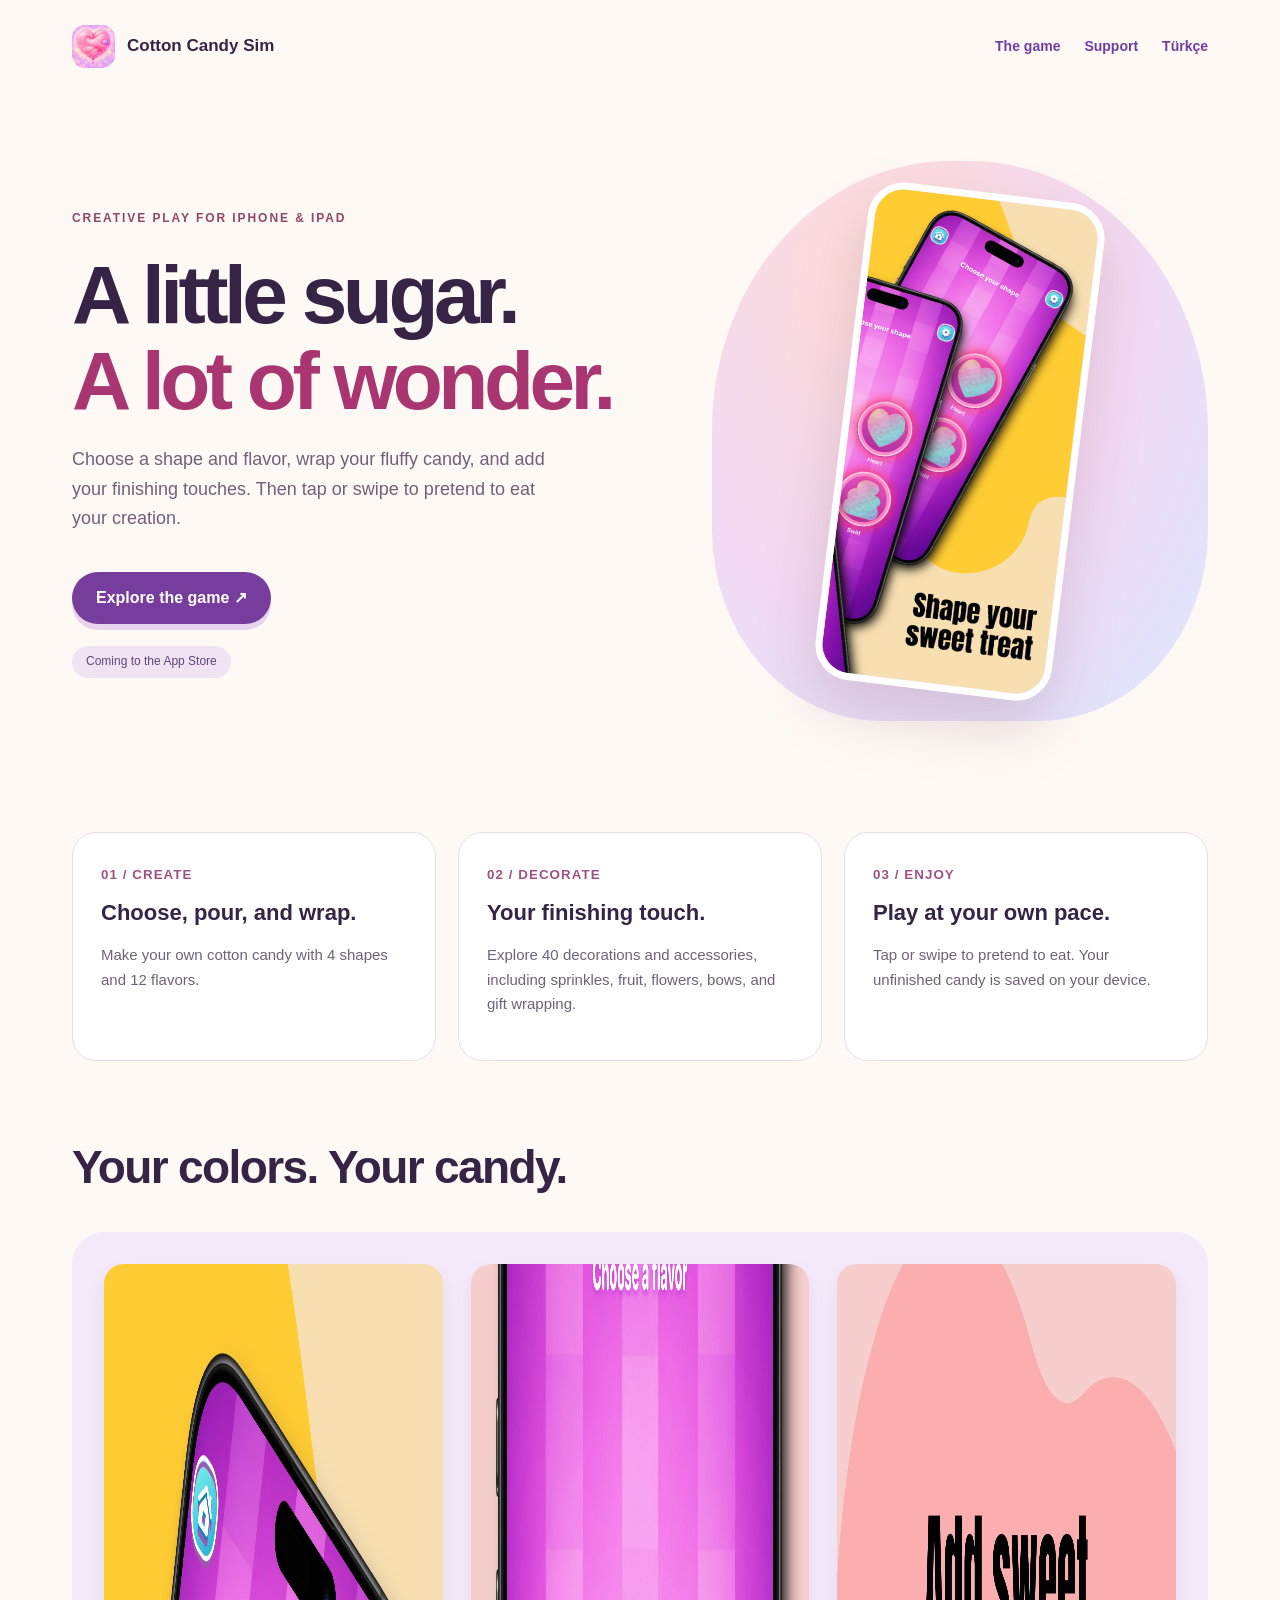
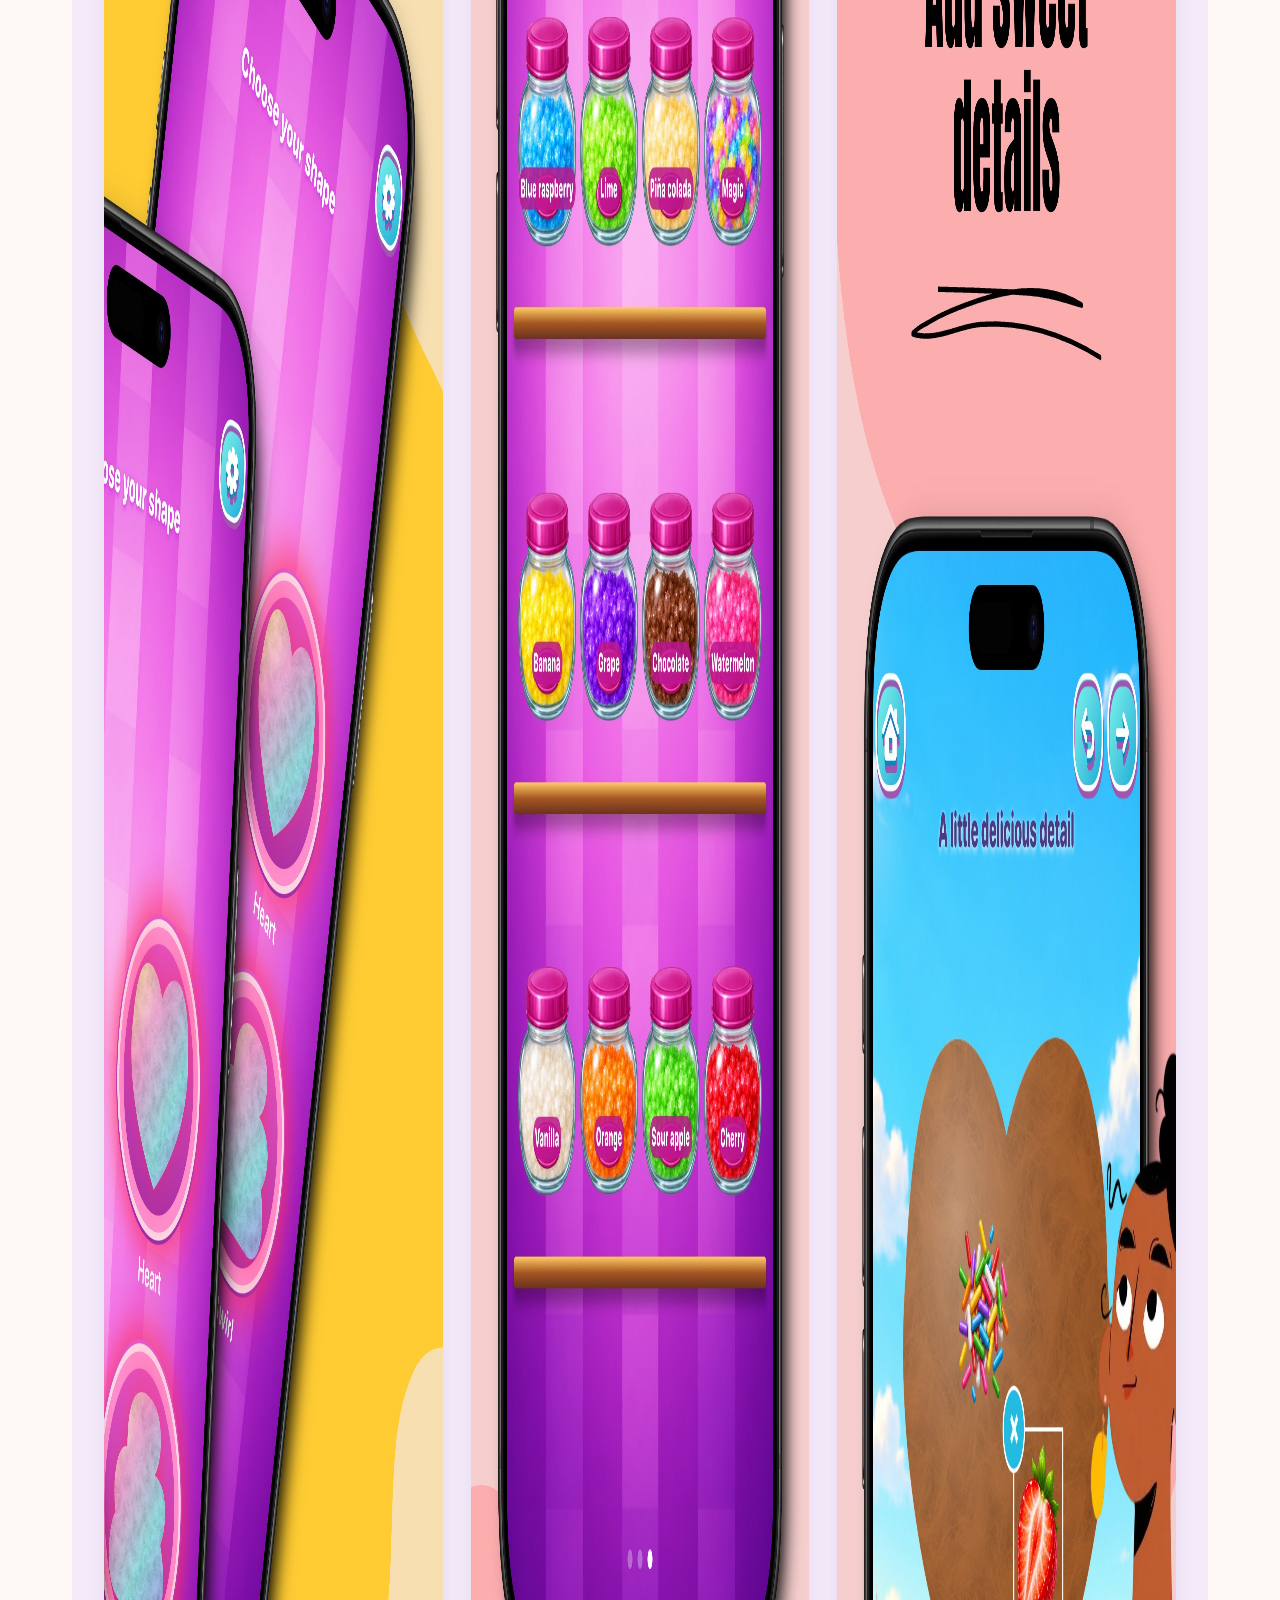
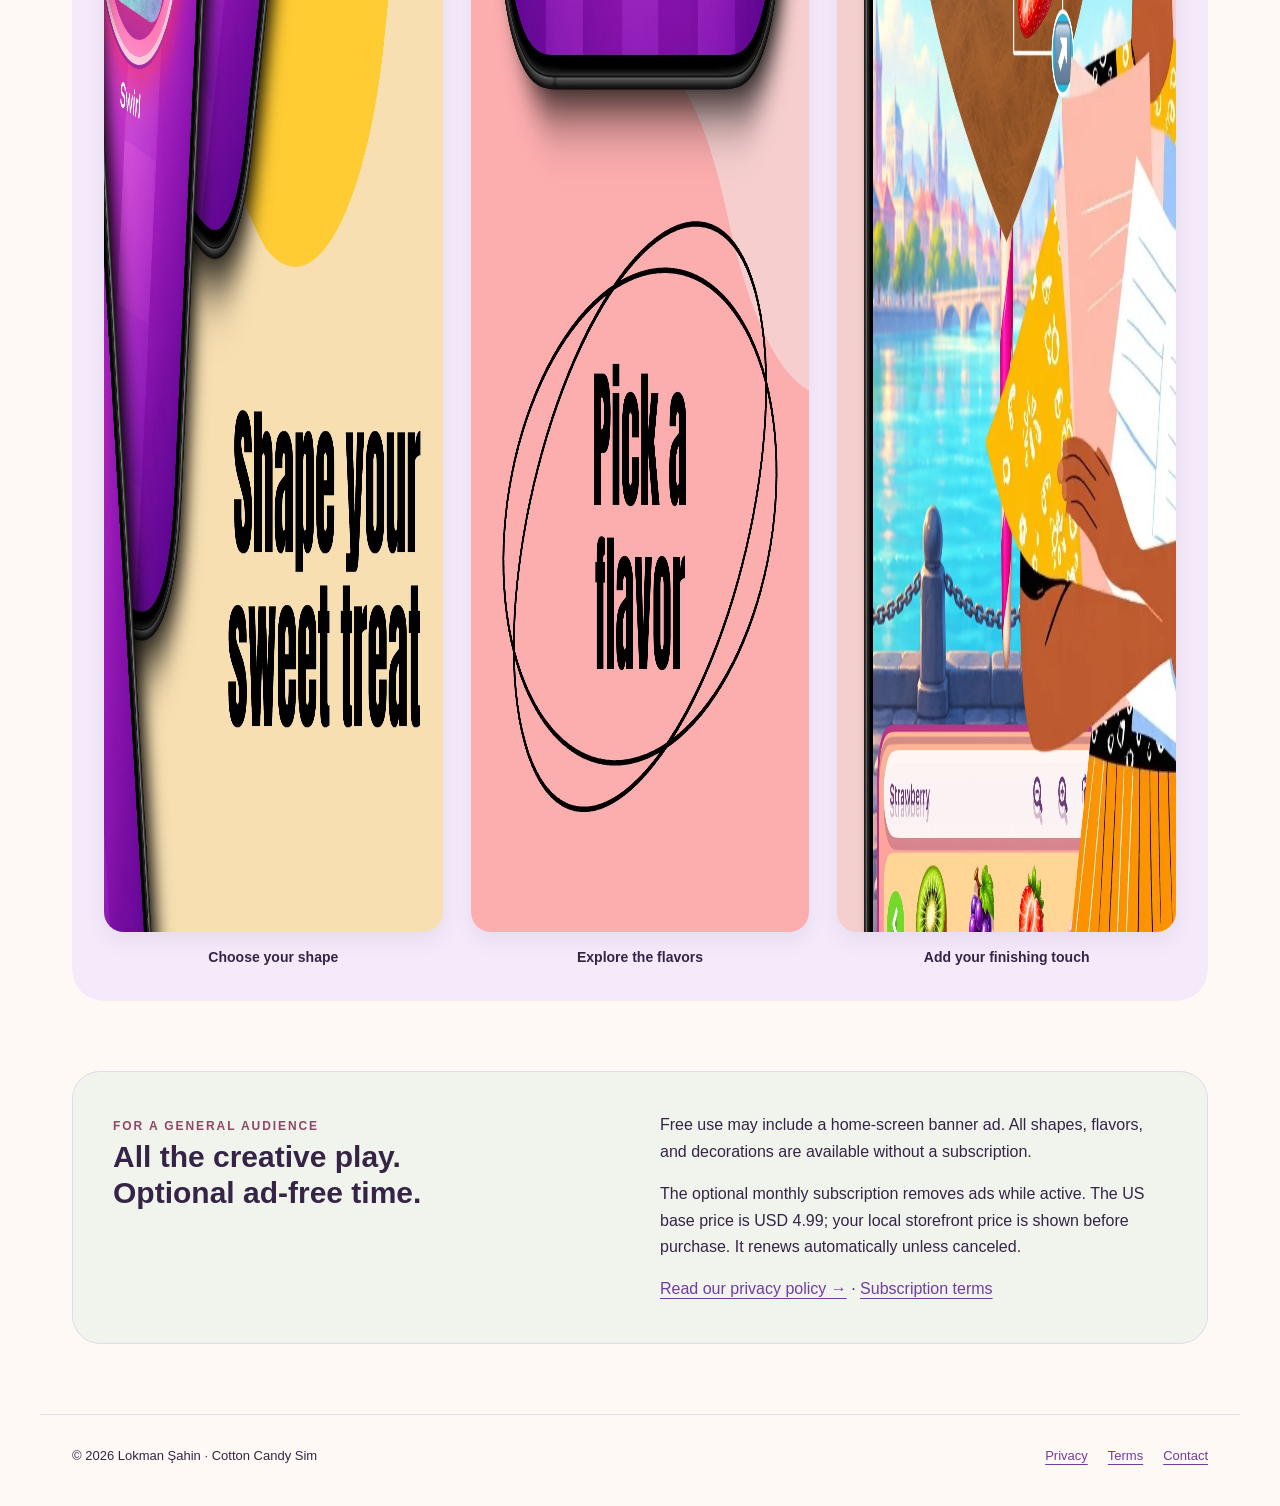
<file: index.html>
<!doctype html><html lang="en"><head><meta charset="utf-8"><meta name="viewport" content="width=device-width,initial-scale=1"><title>Create your own cotton candy · Cotton Candy Sim</title><meta name="description" content="Make and decorate your own cotton candy. A creative game for iPhone and iPad. Official game, support and privacy pages."><meta name="theme-color" content="#fff9f5"><meta property="og:title" content="Create your own cotton candy · Cotton Candy Sim"><meta property="og:image" content="https://sahinlokman.github.io/cotton-candy-sim-site/assets/icon.png"><link rel="icon" href="assets/icon.png"><link rel="stylesheet" href="style.css"><link rel="alternate" hreflang="tr" href="index-tr.html"><script defer src="https://stats.roomivo.online/script.js" data-website-id="65c51d96-9e81-4f76-bd74-75d3ae0fa563" data-domains="sahinlokman.github.io" data-exclude-search="true" data-exclude-hash="true" data-do-not-track="true"></script>
</head><body><header><a class="brand" href="index.html"><img src="assets/icon.png" alt="" width="43" height="43">Cotton Candy Sim</a><nav aria-label="Main navigation"><a href="index.html#play">The game</a><a href="support.html">Support</a><a href="index-tr.html">Türkçe</a></nav></header><main>
<section class="hero"><div><span class="eyebrow">Creative play for iPhone &amp; iPad</span><h1>A little sugar.<br><em>A lot of wonder.</em></h1><p class="lead">Choose a shape and flavor, wrap your fluffy candy, and add your finishing touches. Then tap or swipe to pretend to eat your creation.</p><a class="button" href="#play">Explore the game ↗</a><br><span class="tag">Coming to the App Store</span></div><div class="scene"><div class="phone"><img src="assets/current-shapes.jpg" alt="Cotton candy shapes in the game" width="1320" height="2868" fetchpriority="high"></div></div></section><section id="play" class="features"><article class="card"><small>01 / CREATE</small><h2>Choose, pour, and wrap.</h2><p>Make your own cotton candy with 4 shapes and 12 flavors.</p></article><article class="card"><small>02 / DECORATE</small><h2>Your finishing touch.</h2><p>Explore 40 decorations and accessories, including sprinkles, fruit, flowers, bows, and gift wrapping.</p></article><article class="card"><small>03 / ENJOY</small><h2>Play at your own pace.</h2><p>Tap or swipe to pretend to eat. Your unfinished candy is saved on your device.</p></article></section><section><h2 class="section-heading">Your colors. Your candy.</h2><div class="gallery"><figure><img src="assets/current-shapes.jpg" alt="Shape selection" width="1320" height="2868" loading="lazy"><figcaption>Choose your shape</figcaption></figure><figure><img src="assets/current-flavors.jpg" alt="Flavor selection" width="1320" height="2868" loading="lazy"><figcaption>Explore the flavors</figcaption></figure><figure><img src="assets/current-decorate.jpg" alt="Decoration options" width="1320" height="2868" loading="lazy"><figcaption>Add your finishing touch</figcaption></figure></div></section><section class="parents"><div><span class="eyebrow">For a general audience</span><h2>All the creative play.<br>Optional ad-free time.</h2></div><div><p>Free use may include a home-screen banner ad. All shapes, flavors, and decorations are available without a subscription.</p><p>The optional monthly subscription removes ads while active. The US base price is USD 4.99; your local storefront price is shown before purchase. It renews automatically unless canceled.</p><a href="privacy.html">Read our privacy policy →</a> · <a href="terms.html">Subscription terms</a></div></section>
</main><footer><span>© 2026 Lokman Şahin · Cotton Candy Sim</span><div><a href="privacy.html">Privacy</a><a href="terms.html">Terms</a><a href="support.html">Contact</a></div></footer></body></html>
</file>
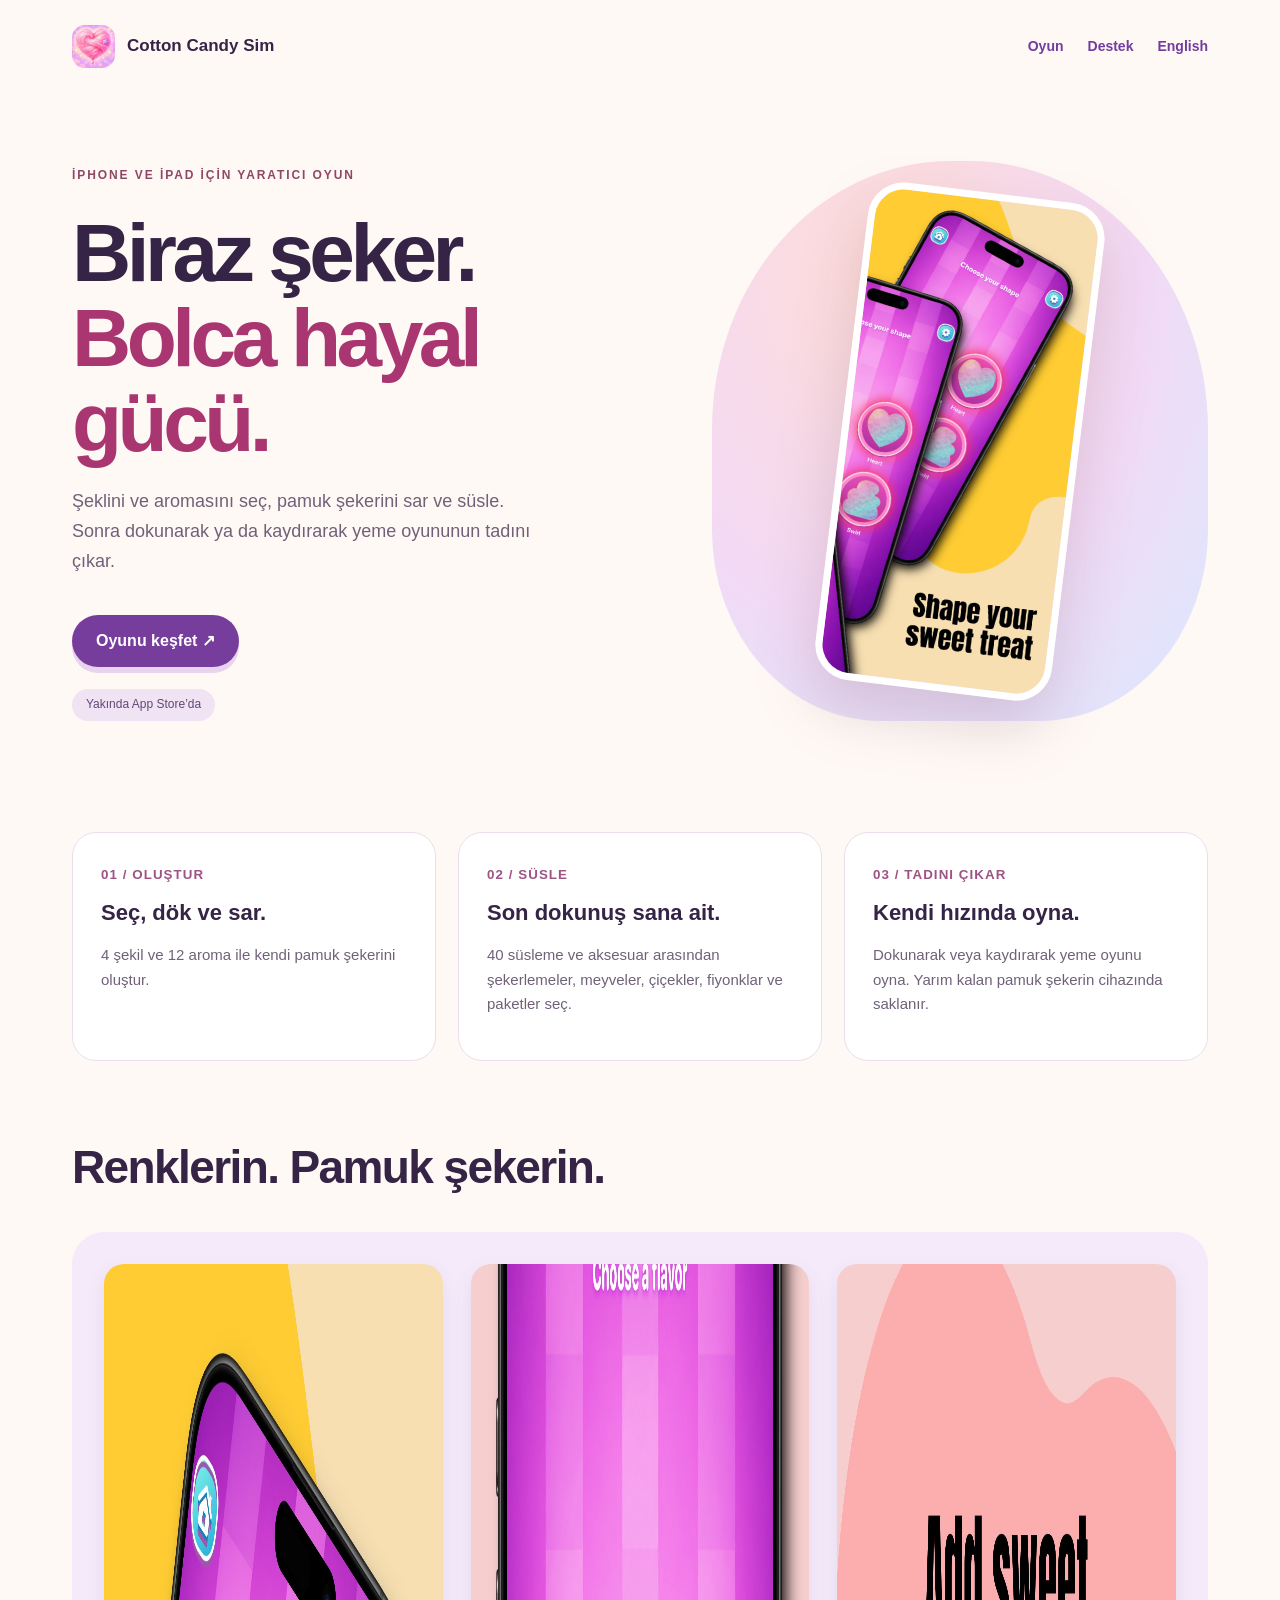
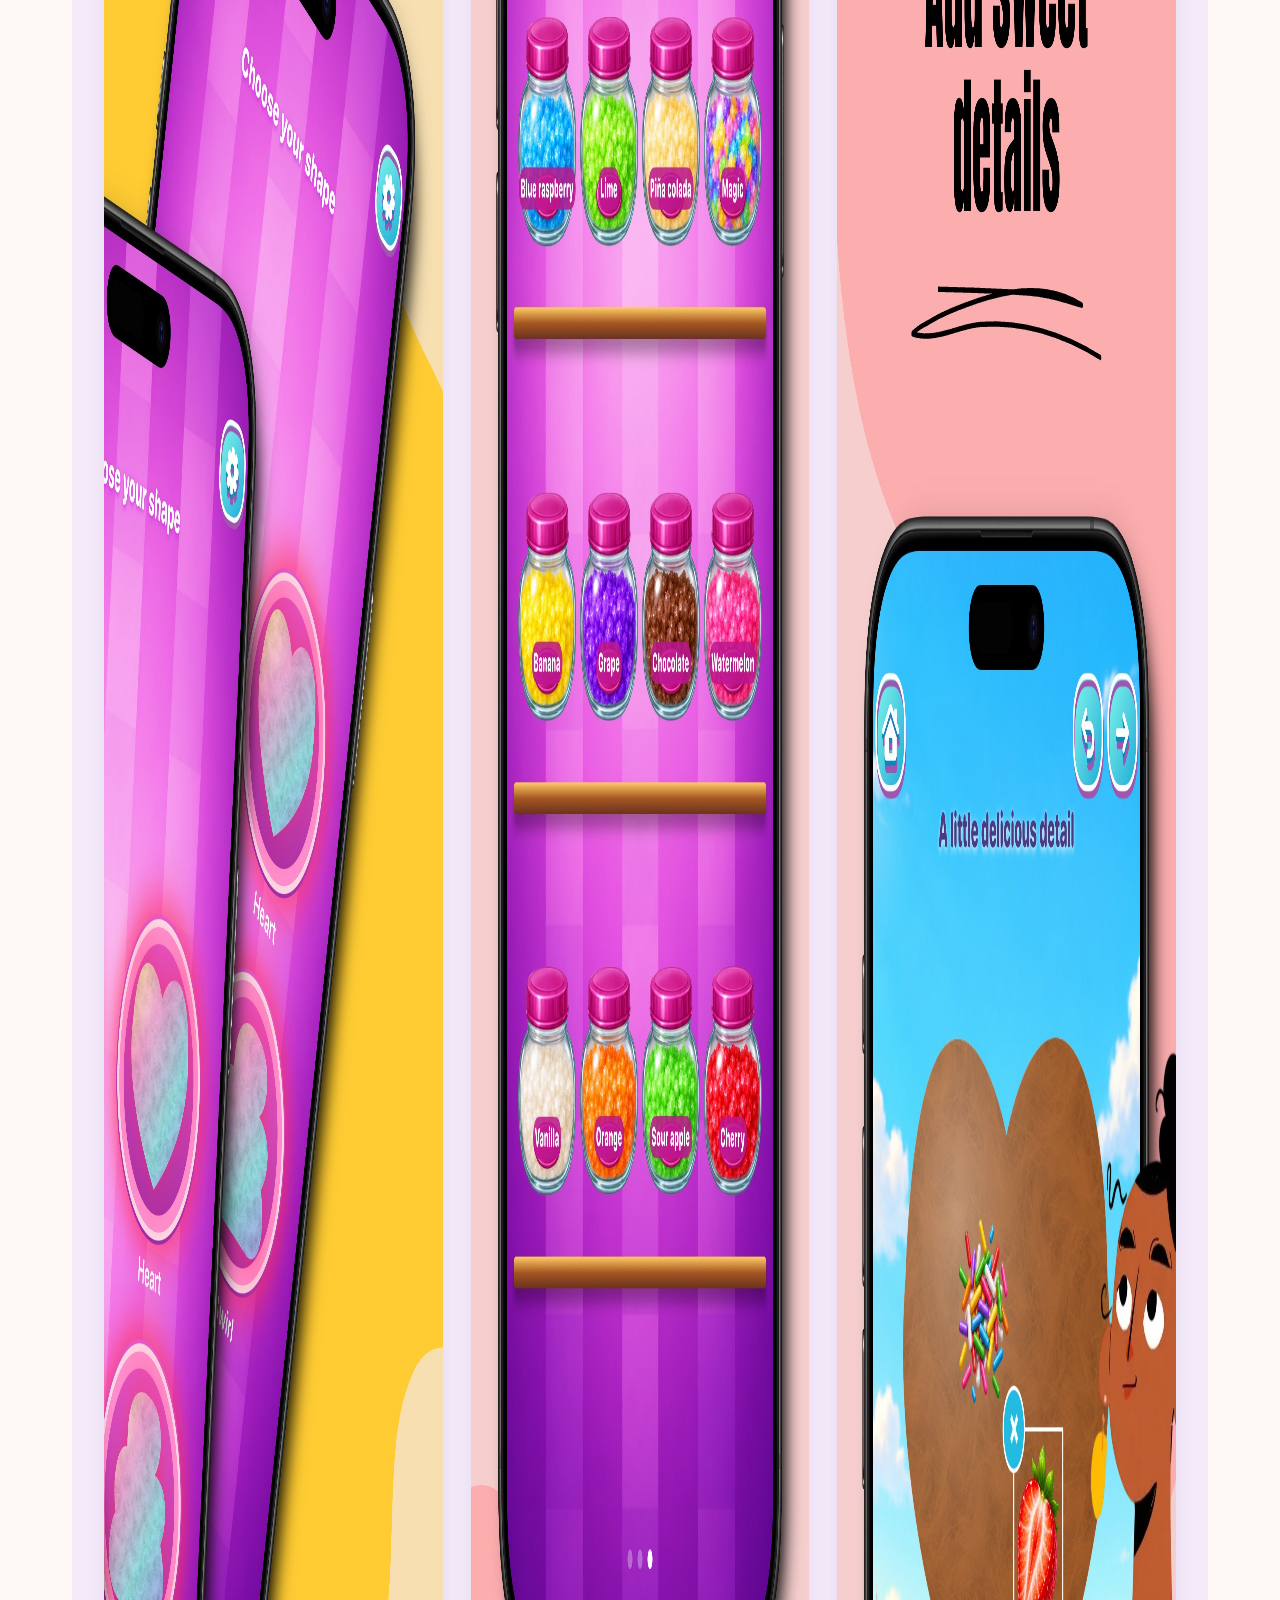
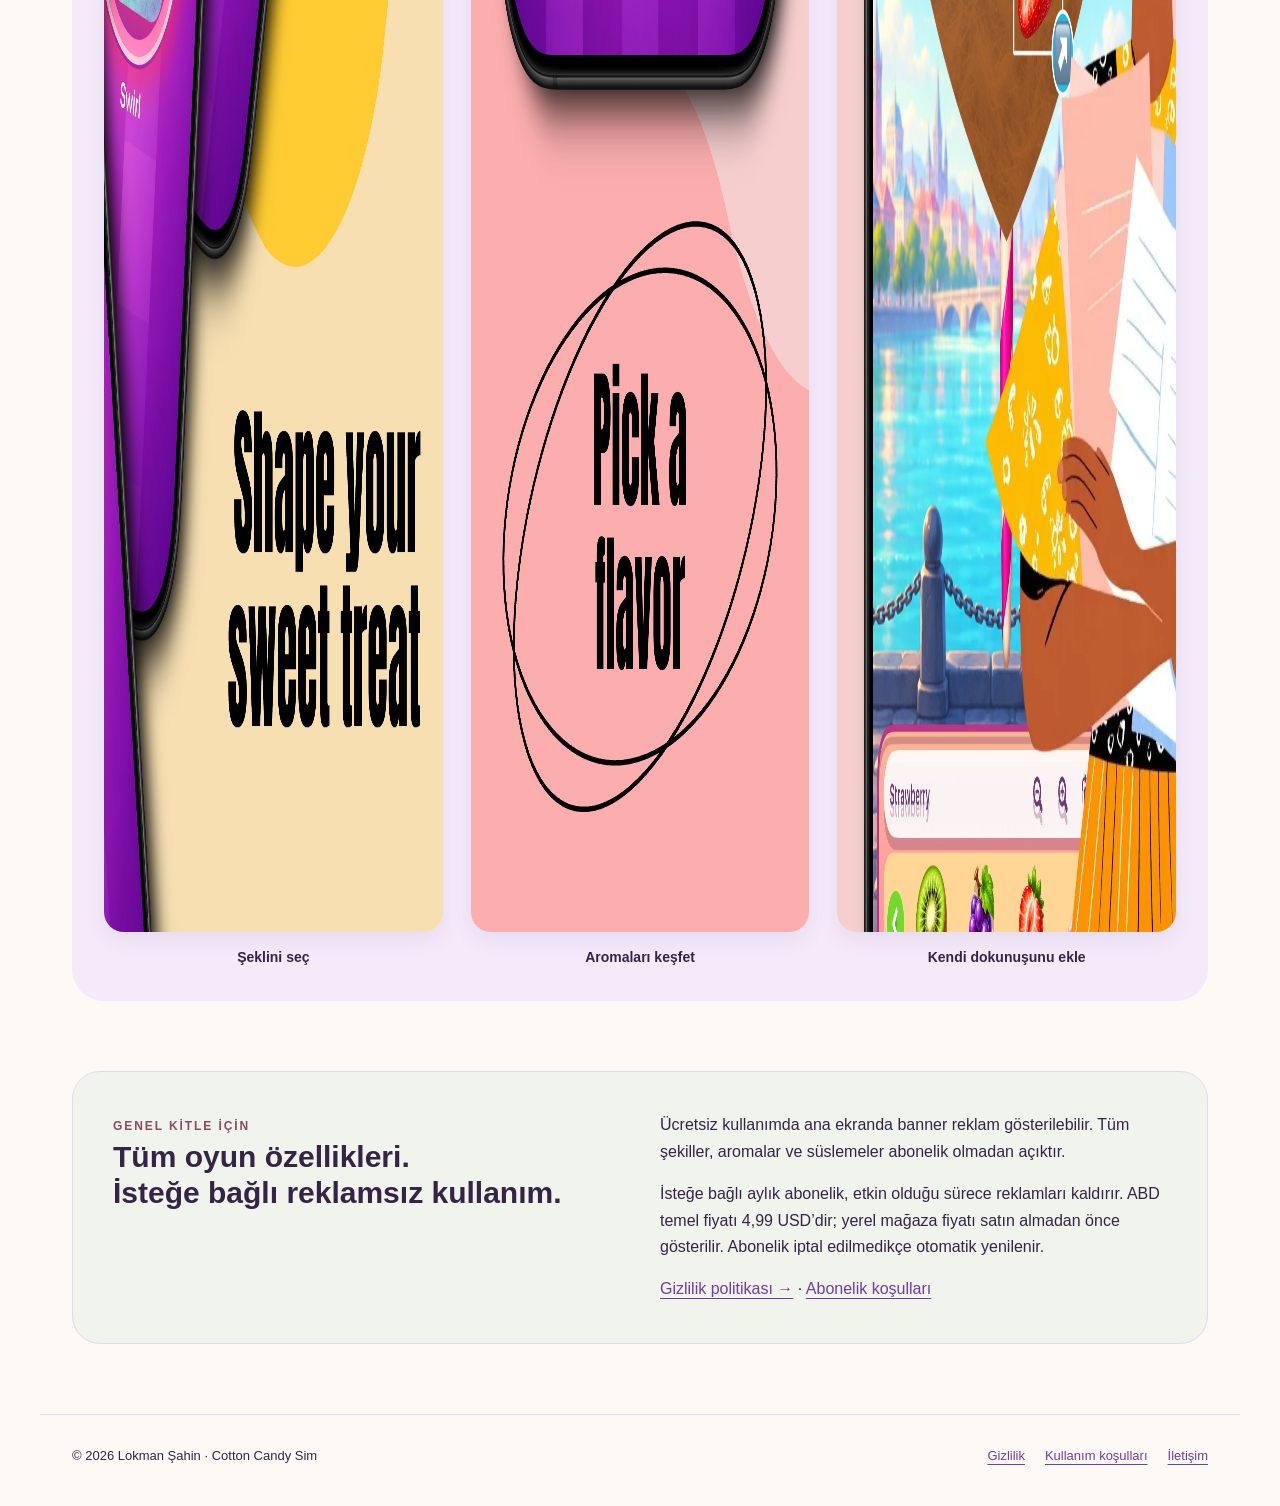
<file: index-tr.html>
<!doctype html><html lang="tr"><head><meta charset="utf-8"><meta name="viewport" content="width=device-width,initial-scale=1"><title>Kendi pamuk şekerini yap · Cotton Candy Sim</title><meta name="description" content="Pamuk şeker yap, süsle ve tadını çıkar. Cotton Candy Sim oyun, aylık reklamsız abonelik, destek ve gizlilik bilgileri."><meta name="theme-color" content="#fff9f5"><meta property="og:title" content="Kendi pamuk şekerini yap · Cotton Candy Sim"><meta property="og:image" content="https://sahinlokman.github.io/cotton-candy-sim-site/assets/icon.png"><link rel="icon" href="assets/icon.png"><link rel="stylesheet" href="style.css"><link rel="alternate" hreflang="en" href="index.html"><script defer src="https://stats.roomivo.online/script.js" data-website-id="65c51d96-9e81-4f76-bd74-75d3ae0fa563" data-domains="sahinlokman.github.io" data-exclude-search="true" data-exclude-hash="true" data-do-not-track="true"></script>
</head><body><header><a class="brand" href="index-tr.html"><img src="assets/icon.png" alt="" width="43" height="43">Cotton Candy Sim</a><nav aria-label="Ana menü"><a href="index-tr.html#play">Oyun</a><a href="support-tr.html">Destek</a><a href="index.html">English</a></nav></header><main>
<section class="hero"><div><span class="eyebrow">iPhone ve iPad için yaratıcı oyun</span><h1>Biraz şeker.<br><em>Bolca hayal gücü.</em></h1><p class="lead">Şeklini ve aromasını seç, pamuk şekerini sar ve süsle. Sonra dokunarak ya da kaydırarak yeme oyununun tadını çıkar.</p><a class="button" href="#play">Oyunu keşfet ↗</a><br><span class="tag">Yakında App Store’da</span></div><div class="scene"><div class="phone"><img src="assets/current-shapes.jpg" alt="Oyundaki pamuk şeker şekilleri" width="1320" height="2868" fetchpriority="high"></div></div></section><section id="play" class="features"><article class="card"><small>01 / OLUŞTUR</small><h2>Seç, dök ve sar.</h2><p>4 şekil ve 12 aroma ile kendi pamuk şekerini oluştur.</p></article><article class="card"><small>02 / SÜSLE</small><h2>Son dokunuş sana ait.</h2><p>40 süsleme ve aksesuar arasından şekerlemeler, meyveler, çiçekler, fiyonklar ve paketler seç.</p></article><article class="card"><small>03 / TADINI ÇIKAR</small><h2>Kendi hızında oyna.</h2><p>Dokunarak veya kaydırarak yeme oyunu oyna. Yarım kalan pamuk şekerin cihazında saklanır.</p></article></section><section><h2 class="section-heading">Renklerin. Pamuk şekerin.</h2><div class="gallery"><figure><img src="assets/current-shapes.jpg" alt="Şekil seçimi" width="1320" height="2868" loading="lazy"><figcaption>Şeklini seç</figcaption></figure><figure><img src="assets/current-flavors.jpg" alt="Aroma seçimi" width="1320" height="2868" loading="lazy"><figcaption>Aromaları keşfet</figcaption></figure><figure><img src="assets/current-decorate.jpg" alt="Süsleme seçenekleri" width="1320" height="2868" loading="lazy"><figcaption>Kendi dokunuşunu ekle</figcaption></figure></div></section><section class="parents"><div><span class="eyebrow">Genel kitle için</span><h2>Tüm oyun özellikleri.<br>İsteğe bağlı reklamsız kullanım.</h2></div><div><p>Ücretsiz kullanımda ana ekranda banner reklam gösterilebilir. Tüm şekiller, aromalar ve süslemeler abonelik olmadan açıktır.</p><p>İsteğe bağlı aylık abonelik, etkin olduğu sürece reklamları kaldırır. ABD temel fiyatı 4,99 USD’dir; yerel mağaza fiyatı satın almadan önce gösterilir. Abonelik iptal edilmedikçe otomatik yenilenir.</p><a href="privacy-tr.html">Gizlilik politikası →</a> · <a href="terms-tr.html">Abonelik koşulları</a></div></section>
</main><footer><span>© 2026 Lokman Şahin · Cotton Candy Sim</span><div><a href="privacy-tr.html">Gizlilik</a><a href="terms-tr.html">Kullanım koşulları</a><a href="support-tr.html">İletişim</a></div></footer></body></html>
</file>
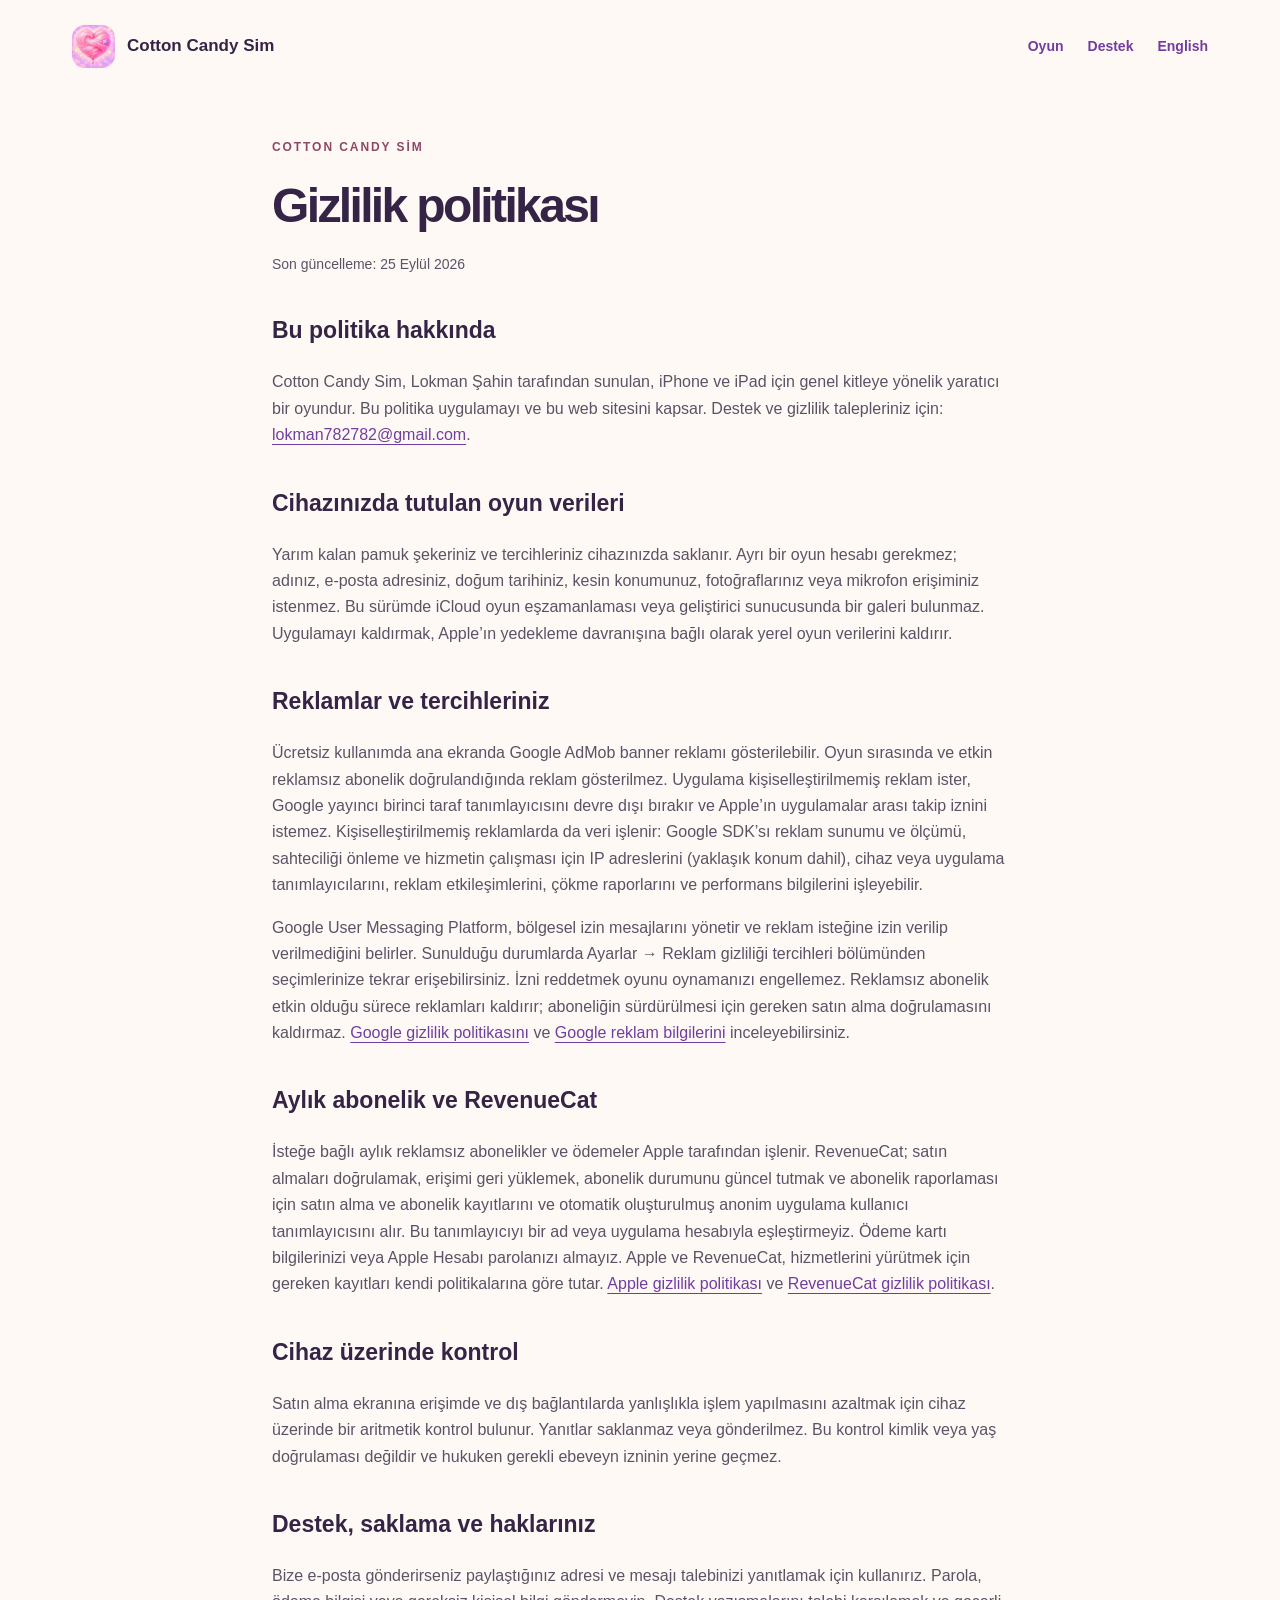
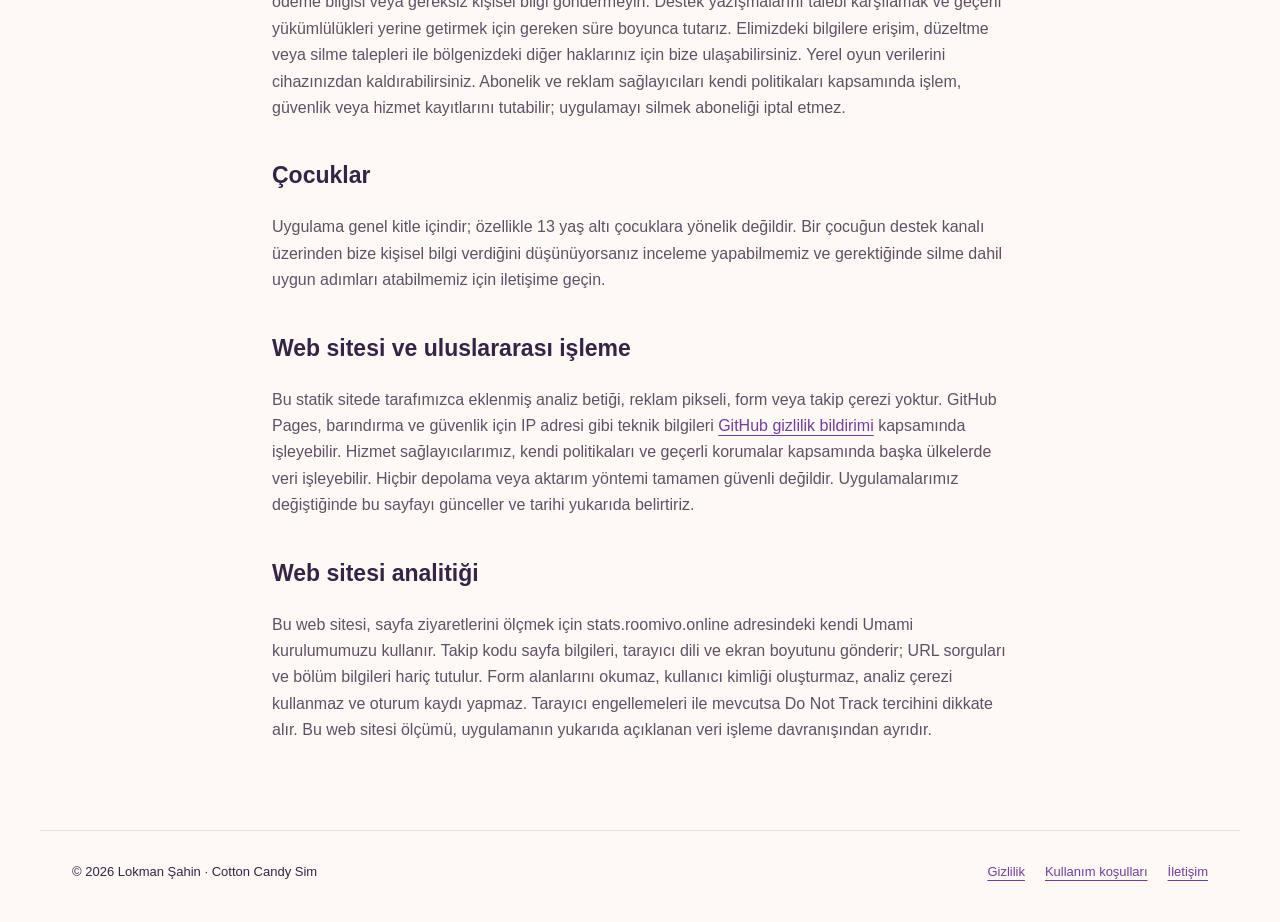
<file: privacy-tr.html>
<!doctype html><html lang="tr"><head><meta charset="utf-8"><meta name="viewport" content="width=device-width,initial-scale=1"><title>Gizlilik politikası · Cotton Candy Sim</title><meta name="description" content="Pamuk şeker yap, süsle ve tadını çıkar. Cotton Candy Sim oyun, aylık reklamsız abonelik, destek ve gizlilik bilgileri."><meta name="theme-color" content="#fff9f5"><meta property="og:title" content="Gizlilik politikası · Cotton Candy Sim"><meta property="og:image" content="https://sahinlokman.github.io/cotton-candy-sim-site/assets/icon.png"><link rel="icon" href="assets/icon.png"><link rel="stylesheet" href="style.css"><link rel="alternate" hreflang="en" href="privacy.html"><script defer src="https://stats.roomivo.online/script.js" data-website-id="65c51d96-9e81-4f76-bd74-75d3ae0fa563" data-domains="sahinlokman.github.io" data-exclude-search="true" data-exclude-hash="true" data-do-not-track="true"></script>
</head><body><header><a class="brand" href="index-tr.html"><img src="assets/icon.png" alt="" width="43" height="43">Cotton Candy Sim</a><nav aria-label="Ana menü"><a href="index-tr.html#play">Oyun</a><a href="support-tr.html">Destek</a><a href="privacy.html">English</a></nav></header><main class="legal">
<span class="eyebrow">Cotton Candy Sim</span><h1>Gizlilik politikası</h1><p class="date">Son güncelleme: 25 Eylül 2026</p>
<h2>Bu politika hakkında</h2><p>Cotton Candy Sim, Lokman Şahin tarafından sunulan, iPhone ve iPad için genel kitleye yönelik yaratıcı bir oyundur. Bu politika uygulamayı ve bu web sitesini kapsar. Destek ve gizlilik talepleriniz için: <a class="email" href="mailto:lokman782782@gmail.com">lokman782782@gmail.com</a>.</p>
<h2>Cihazınızda tutulan oyun verileri</h2><p>Yarım kalan pamuk şekeriniz ve tercihleriniz cihazınızda saklanır. Ayrı bir oyun hesabı gerekmez; adınız, e-posta adresiniz, doğum tarihiniz, kesin konumunuz, fotoğraflarınız veya mikrofon erişiminiz istenmez. Bu sürümde iCloud oyun eşzamanlaması veya geliştirici sunucusunda bir galeri bulunmaz. Uygulamayı kaldırmak, Apple’ın yedekleme davranışına bağlı olarak yerel oyun verilerini kaldırır.</p>
<h2>Reklamlar ve tercihleriniz</h2><p>Ücretsiz kullanımda ana ekranda Google AdMob banner reklamı gösterilebilir. Oyun sırasında ve etkin reklamsız abonelik doğrulandığında reklam gösterilmez. Uygulama kişiselleştirilmemiş reklam ister, Google yayıncı birinci taraf tanımlayıcısını devre dışı bırakır ve Apple’ın uygulamalar arası takip iznini istemez. Kişiselleştirilmemiş reklamlarda da veri işlenir: Google SDK’sı reklam sunumu ve ölçümü, sahteciliği önleme ve hizmetin çalışması için IP adreslerini (yaklaşık konum dahil), cihaz veya uygulama tanımlayıcılarını, reklam etkileşimlerini, çökme raporlarını ve performans bilgilerini işleyebilir.</p><p>Google User Messaging Platform, bölgesel izin mesajlarını yönetir ve reklam isteğine izin verilip verilmediğini belirler. Sunulduğu durumlarda Ayarlar → Reklam gizliliği tercihleri bölümünden seçimlerinize tekrar erişebilirsiniz. İzni reddetmek oyunu oynamanızı engellemez. Reklamsız abonelik etkin olduğu sürece reklamları kaldırır; aboneliğin sürdürülmesi için gereken satın alma doğrulamasını kaldırmaz. <a href="https://policies.google.com/privacy?hl=tr">Google gizlilik politikasını</a> ve <a href="https://policies.google.com/technologies/ads?hl=tr">Google reklam bilgilerini</a> inceleyebilirsiniz.</p>
<h2>Aylık abonelik ve RevenueCat</h2><p>İsteğe bağlı aylık reklamsız abonelikler ve ödemeler Apple tarafından işlenir. RevenueCat; satın almaları doğrulamak, erişimi geri yüklemek, abonelik durumunu güncel tutmak ve abonelik raporlaması için satın alma ve abonelik kayıtlarını ve otomatik oluşturulmuş anonim uygulama kullanıcı tanımlayıcısını alır. Bu tanımlayıcıyı bir ad veya uygulama hesabıyla eşleştirmeyiz. Ödeme kartı bilgilerinizi veya Apple Hesabı parolanızı almayız. Apple ve RevenueCat, hizmetlerini yürütmek için gereken kayıtları kendi politikalarına göre tutar. <a href="https://www.apple.com/legal/privacy/">Apple gizlilik politikası</a> ve <a href="https://www.revenuecat.com/privacy/">RevenueCat gizlilik politikası</a>.</p>
<h2>Cihaz üzerinde kontrol</h2><p>Satın alma ekranına erişimde ve dış bağlantılarda yanlışlıkla işlem yapılmasını azaltmak için cihaz üzerinde bir aritmetik kontrol bulunur. Yanıtlar saklanmaz veya gönderilmez. Bu kontrol kimlik veya yaş doğrulaması değildir ve hukuken gerekli ebeveyn izninin yerine geçmez.</p>
<h2>Destek, saklama ve haklarınız</h2><p>Bize e-posta gönderirseniz paylaştığınız adresi ve mesajı talebinizi yanıtlamak için kullanırız. Parola, ödeme bilgisi veya gereksiz kişisel bilgi göndermeyin. Destek yazışmalarını talebi karşılamak ve geçerli yükümlülükleri yerine getirmek için gereken süre boyunca tutarız. Elimizdeki bilgilere erişim, düzeltme veya silme talepleri ile bölgenizdeki diğer haklarınız için bize ulaşabilirsiniz. Yerel oyun verilerini cihazınızdan kaldırabilirsiniz. Abonelik ve reklam sağlayıcıları kendi politikaları kapsamında işlem, güvenlik veya hizmet kayıtlarını tutabilir; uygulamayı silmek aboneliği iptal etmez.</p>
<h2>Çocuklar</h2><p>Uygulama genel kitle içindir; özellikle 13 yaş altı çocuklara yönelik değildir. Bir çocuğun destek kanalı üzerinden bize kişisel bilgi verdiğini düşünüyorsanız inceleme yapabilmemiz ve gerektiğinde silme dahil uygun adımları atabilmemiz için iletişime geçin.</p>
<h2>Web sitesi ve uluslararası işleme</h2><p>Bu statik sitede tarafımızca eklenmiş analiz betiği, reklam pikseli, form veya takip çerezi yoktur. GitHub Pages, barındırma ve güvenlik için IP adresi gibi teknik bilgileri <a href="https://docs.github.com/en/site-policy/privacy-policies/github-general-privacy-statement">GitHub gizlilik bildirimi</a> kapsamında işleyebilir. Hizmet sağlayıcılarımız, kendi politikaları ve geçerli korumalar kapsamında başka ülkelerde veri işleyebilir. Hiçbir depolama veya aktarım yöntemi tamamen güvenli değildir. Uygulamalarımız değiştiğinde bu sayfayı günceller ve tarihi yukarıda belirtiriz.</p>
<section id="website-analytics"><h2>Web sitesi analitiği</h2><p>Bu web sitesi, sayfa ziyaretlerini ölçmek için stats.roomivo.online adresindeki kendi Umami kurulumumuzu kullanır. Takip kodu sayfa bilgileri, tarayıcı dili ve ekran boyutunu gönderir; URL sorguları ve bölüm bilgileri hariç tutulur. Form alanlarını okumaz, kullanıcı kimliği oluşturmaz, analiz çerezi kullanmaz ve oturum kaydı yapmaz. Tarayıcı engellemeleri ile mevcutsa Do Not Track tercihini dikkate alır. Bu web sitesi ölçümü, uygulamanın yukarıda açıklanan veri işleme davranışından ayrıdır.</p></section>
</main><footer><span>© 2026 Lokman Şahin · Cotton Candy Sim</span><div><a href="privacy-tr.html">Gizlilik</a><a href="terms-tr.html">Kullanım koşulları</a><a href="support-tr.html">İletişim</a></div></footer></body></html>
</file>
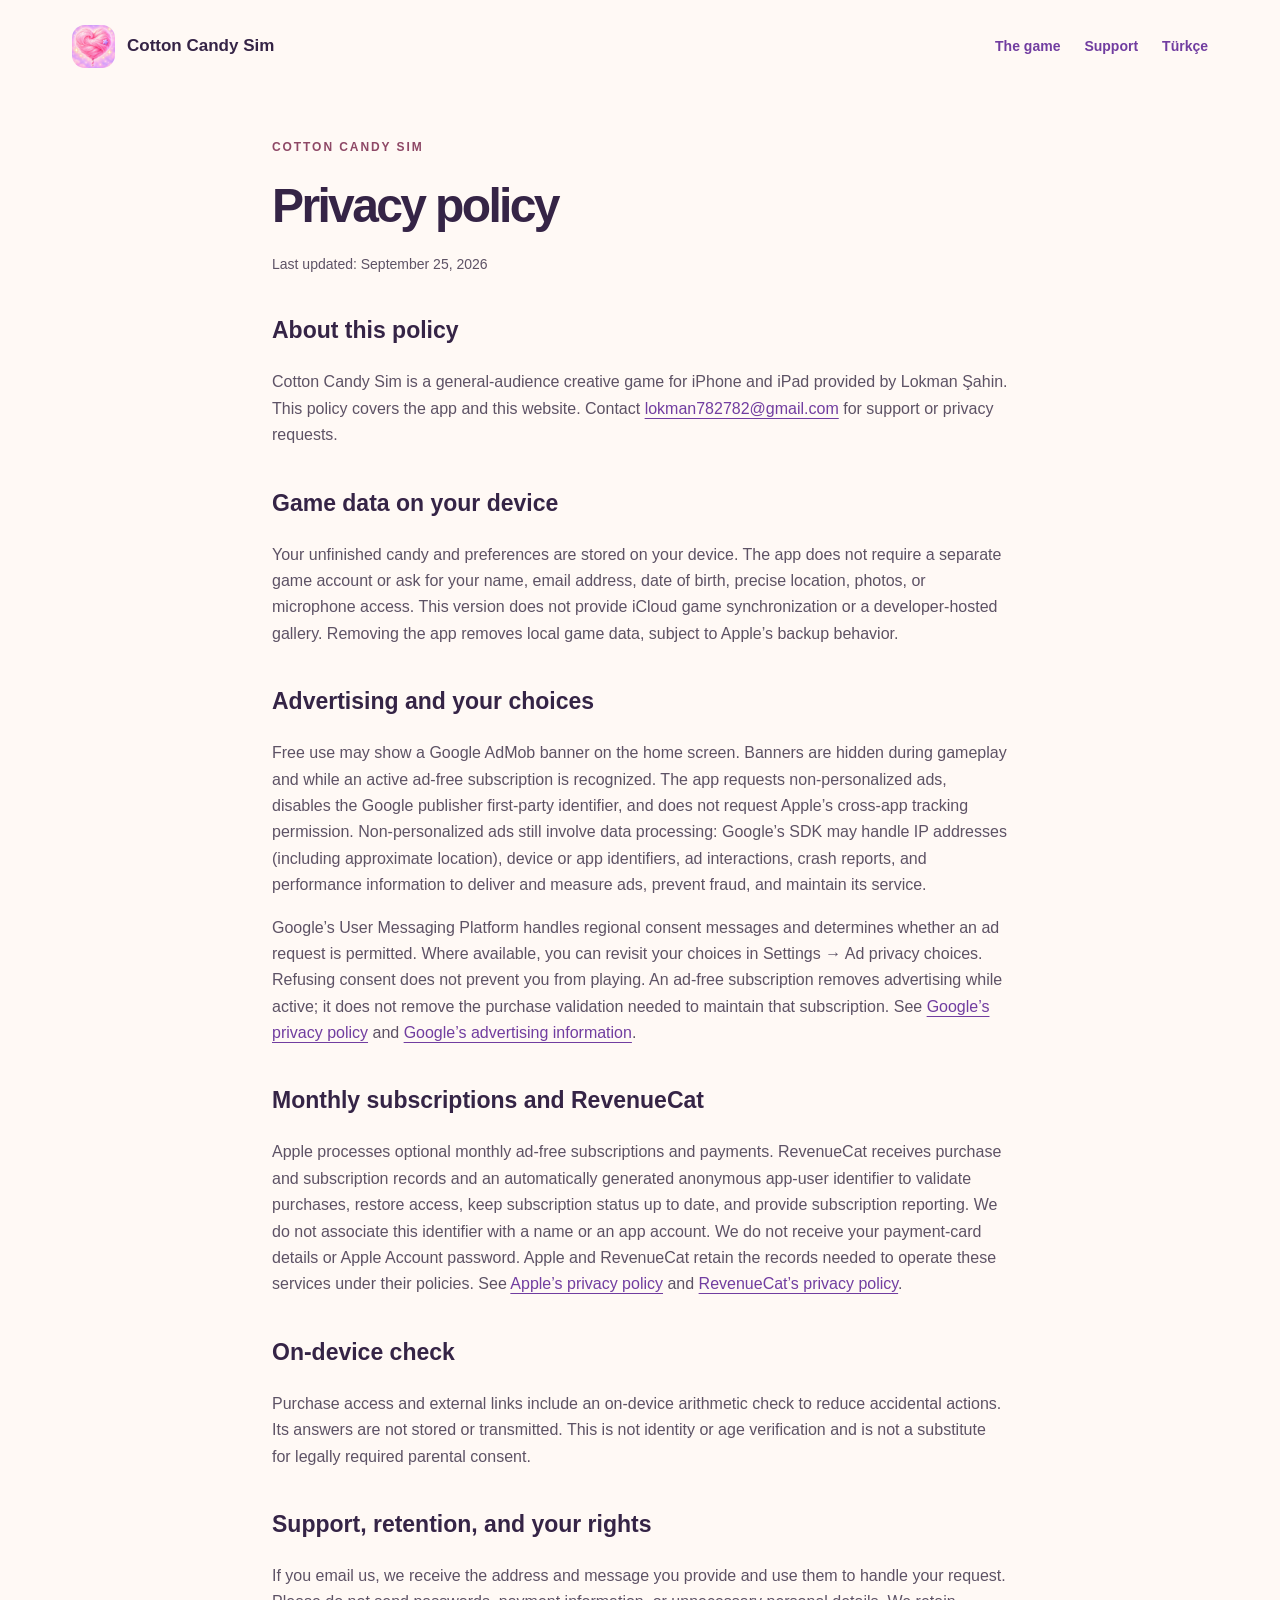
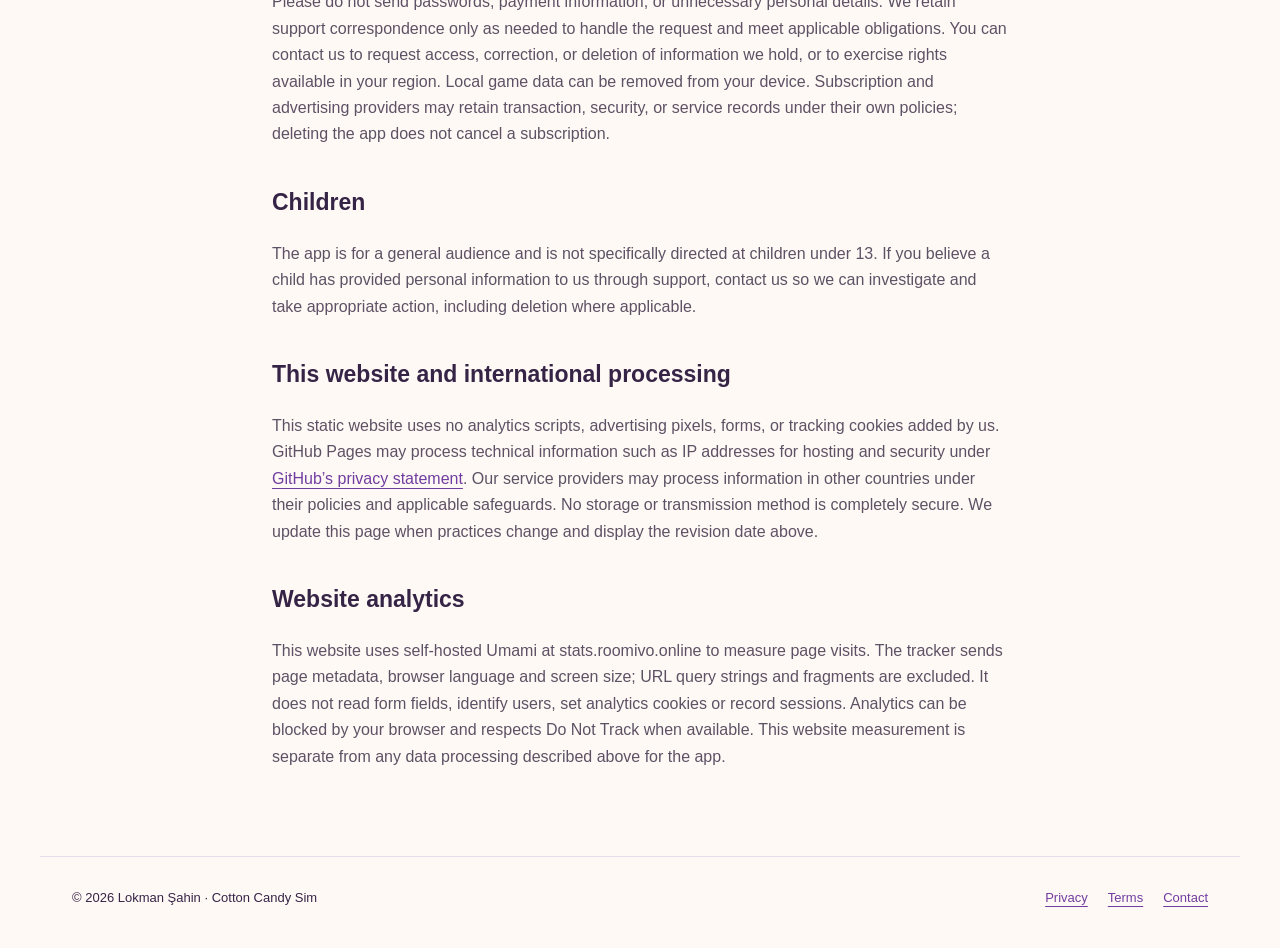
<file: privacy.html>
<!doctype html><html lang="en"><head><meta charset="utf-8"><meta name="viewport" content="width=device-width,initial-scale=1"><title>Privacy policy · Cotton Candy Sim</title><meta name="description" content="Cotton Candy Sim: game information, monthly ad-free subscription, privacy and support."><meta name="theme-color" content="#fff9f5"><meta property="og:title" content="Privacy policy · Cotton Candy Sim"><meta property="og:image" content="https://sahinlokman.github.io/cotton-candy-sim-site/assets/icon.png"><link rel="icon" href="assets/icon.png"><link rel="stylesheet" href="style.css"><link rel="alternate" hreflang="tr" href="privacy-tr.html"><script defer src="https://stats.roomivo.online/script.js" data-website-id="65c51d96-9e81-4f76-bd74-75d3ae0fa563" data-domains="sahinlokman.github.io" data-exclude-search="true" data-exclude-hash="true" data-do-not-track="true"></script>
</head><body><header><a class="brand" href="index.html"><img src="assets/icon.png" alt="" width="43" height="43">Cotton Candy Sim</a><nav aria-label="Main navigation"><a href="index.html#play">The game</a><a href="support.html">Support</a><a href="privacy-tr.html">Türkçe</a></nav></header><main class="legal">
<span class="eyebrow">Cotton Candy Sim</span><h1>Privacy policy</h1><p class="date">Last updated: September 25, 2026</p>
<h2>About this policy</h2><p>Cotton Candy Sim is a general-audience creative game for iPhone and iPad provided by Lokman Şahin. This policy covers the app and this website. Contact <a class="email" href="mailto:lokman782782@gmail.com">lokman782782@gmail.com</a> for support or privacy requests.</p>
<h2>Game data on your device</h2><p>Your unfinished candy and preferences are stored on your device. The app does not require a separate game account or ask for your name, email address, date of birth, precise location, photos, or microphone access. This version does not provide iCloud game synchronization or a developer-hosted gallery. Removing the app removes local game data, subject to Apple’s backup behavior.</p>
<h2>Advertising and your choices</h2><p>Free use may show a Google AdMob banner on the home screen. Banners are hidden during gameplay and while an active ad-free subscription is recognized. The app requests non-personalized ads, disables the Google publisher first-party identifier, and does not request Apple’s cross-app tracking permission. Non-personalized ads still involve data processing: Google’s SDK may handle IP addresses (including approximate location), device or app identifiers, ad interactions, crash reports, and performance information to deliver and measure ads, prevent fraud, and maintain its service.</p><p>Google’s User Messaging Platform handles regional consent messages and determines whether an ad request is permitted. Where available, you can revisit your choices in Settings → Ad privacy choices. Refusing consent does not prevent you from playing. An ad-free subscription removes advertising while active; it does not remove the purchase validation needed to maintain that subscription. See <a href="https://policies.google.com/privacy">Google’s privacy policy</a> and <a href="https://policies.google.com/technologies/ads">Google’s advertising information</a>.</p>
<h2>Monthly subscriptions and RevenueCat</h2><p>Apple processes optional monthly ad-free subscriptions and payments. RevenueCat receives purchase and subscription records and an automatically generated anonymous app-user identifier to validate purchases, restore access, keep subscription status up to date, and provide subscription reporting. We do not associate this identifier with a name or an app account. We do not receive your payment-card details or Apple Account password. Apple and RevenueCat retain the records needed to operate these services under their policies. See <a href="https://www.apple.com/legal/privacy/">Apple’s privacy policy</a> and <a href="https://www.revenuecat.com/privacy/">RevenueCat’s privacy policy</a>.</p>
<h2>On-device check</h2><p>Purchase access and external links include an on-device arithmetic check to reduce accidental actions. Its answers are not stored or transmitted. This is not identity or age verification and is not a substitute for legally required parental consent.</p>
<h2>Support, retention, and your rights</h2><p>If you email us, we receive the address and message you provide and use them to handle your request. Please do not send passwords, payment information, or unnecessary personal details. We retain support correspondence only as needed to handle the request and meet applicable obligations. You can contact us to request access, correction, or deletion of information we hold, or to exercise rights available in your region. Local game data can be removed from your device. Subscription and advertising providers may retain transaction, security, or service records under their own policies; deleting the app does not cancel a subscription.</p>
<h2>Children</h2><p>The app is for a general audience and is not specifically directed at children under 13. If you believe a child has provided personal information to us through support, contact us so we can investigate and take appropriate action, including deletion where applicable.</p>
<h2>This website and international processing</h2><p>This static website uses no analytics scripts, advertising pixels, forms, or tracking cookies added by us. GitHub Pages may process technical information such as IP addresses for hosting and security under <a href="https://docs.github.com/en/site-policy/privacy-policies/github-general-privacy-statement">GitHub’s privacy statement</a>. Our service providers may process information in other countries under their policies and applicable safeguards. No storage or transmission method is completely secure. We update this page when practices change and display the revision date above.</p>
<section id="website-analytics"><h2>Website analytics</h2><p>This website uses self-hosted Umami at stats.roomivo.online to measure page visits. The tracker sends page metadata, browser language and screen size; URL query strings and fragments are excluded. It does not read form fields, identify users, set analytics cookies or record sessions. Analytics can be blocked by your browser and respects Do Not Track when available. This website measurement is separate from any data processing described above for the app.</p></section>
</main><footer><span>© 2026 Lokman Şahin · Cotton Candy Sim</span><div><a href="privacy.html">Privacy</a><a href="terms.html">Terms</a><a href="support.html">Contact</a></div></footer></body></html>
</file>
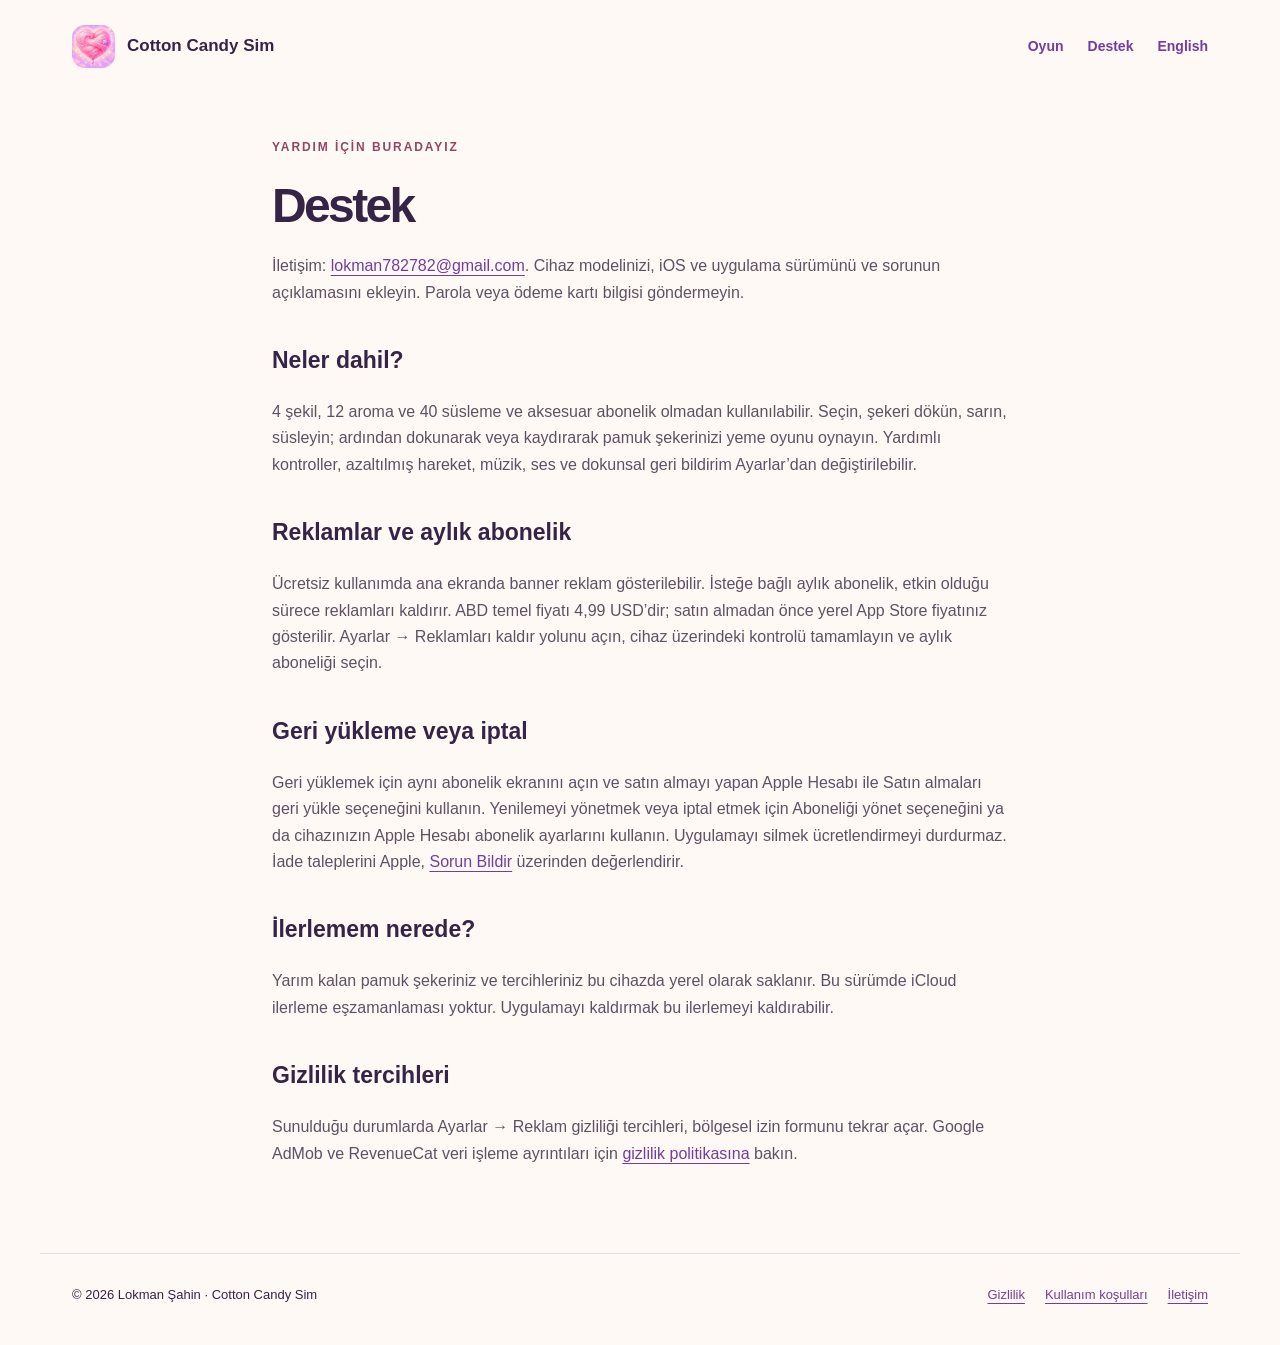
<file: support-tr.html>
<!doctype html><html lang="tr"><head><meta charset="utf-8"><meta name="viewport" content="width=device-width,initial-scale=1"><title>Destek · Cotton Candy Sim</title><meta name="description" content="Pamuk şeker yap, süsle ve tadını çıkar. Cotton Candy Sim oyun, aylık reklamsız abonelik, destek ve gizlilik bilgileri."><meta name="theme-color" content="#fff9f5"><meta property="og:title" content="Destek · Cotton Candy Sim"><meta property="og:image" content="https://sahinlokman.github.io/cotton-candy-sim-site/assets/icon.png"><link rel="icon" href="assets/icon.png"><link rel="stylesheet" href="style.css"><link rel="alternate" hreflang="en" href="support.html"><script defer src="https://stats.roomivo.online/script.js" data-website-id="65c51d96-9e81-4f76-bd74-75d3ae0fa563" data-domains="sahinlokman.github.io" data-exclude-search="true" data-exclude-hash="true" data-do-not-track="true"></script>
</head><body><header><a class="brand" href="index-tr.html"><img src="assets/icon.png" alt="" width="43" height="43">Cotton Candy Sim</a><nav aria-label="Ana menü"><a href="index-tr.html#play">Oyun</a><a href="support-tr.html">Destek</a><a href="support.html">English</a></nav></header><main class="legal">
<span class="eyebrow">Yardım için buradayız</span><h1>Destek</h1><p>İletişim: <a class="email" href="mailto:lokman782782@gmail.com">lokman782782@gmail.com</a>. Cihaz modelinizi, iOS ve uygulama sürümünü ve sorunun açıklamasını ekleyin. Parola veya ödeme kartı bilgisi göndermeyin.</p><h2>Neler dahil?</h2><p>4 şekil, 12 aroma ve 40 süsleme ve aksesuar abonelik olmadan kullanılabilir. Seçin, şekeri dökün, sarın, süsleyin; ardından dokunarak veya kaydırarak pamuk şekerinizi yeme oyunu oynayın. Yardımlı kontroller, azaltılmış hareket, müzik, ses ve dokunsal geri bildirim Ayarlar’dan değiştirilebilir.</p><h2>Reklamlar ve aylık abonelik</h2><p>Ücretsiz kullanımda ana ekranda banner reklam gösterilebilir. İsteğe bağlı aylık abonelik, etkin olduğu sürece reklamları kaldırır. ABD temel fiyatı 4,99 USD’dir; satın almadan önce yerel App Store fiyatınız gösterilir. Ayarlar → Reklamları kaldır yolunu açın, cihaz üzerindeki kontrolü tamamlayın ve aylık aboneliği seçin.</p><h2>Geri yükleme veya iptal</h2><p>Geri yüklemek için aynı abonelik ekranını açın ve satın almayı yapan Apple Hesabı ile Satın almaları geri yükle seçeneğini kullanın. Yenilemeyi yönetmek veya iptal etmek için Aboneliği yönet seçeneğini ya da cihazınızın Apple Hesabı abonelik ayarlarını kullanın. Uygulamayı silmek ücretlendirmeyi durdurmaz. İade taleplerini Apple, <a href="https://reportaproblem.apple.com/">Sorun Bildir</a> üzerinden değerlendirir.</p><h2>İlerlemem nerede?</h2><p>Yarım kalan pamuk şekeriniz ve tercihleriniz bu cihazda yerel olarak saklanır. Bu sürümde iCloud ilerleme eşzamanlaması yoktur. Uygulamayı kaldırmak bu ilerlemeyi kaldırabilir.</p><h2>Gizlilik tercihleri</h2><p>Sunulduğu durumlarda Ayarlar → Reklam gizliliği tercihleri, bölgesel izin formunu tekrar açar. Google AdMob ve RevenueCat veri işleme ayrıntıları için <a href="privacy-tr.html">gizlilik politikasına</a> bakın.</p>
</main><footer><span>© 2026 Lokman Şahin · Cotton Candy Sim</span><div><a href="privacy-tr.html">Gizlilik</a><a href="terms-tr.html">Kullanım koşulları</a><a href="support-tr.html">İletişim</a></div></footer></body></html>
</file>
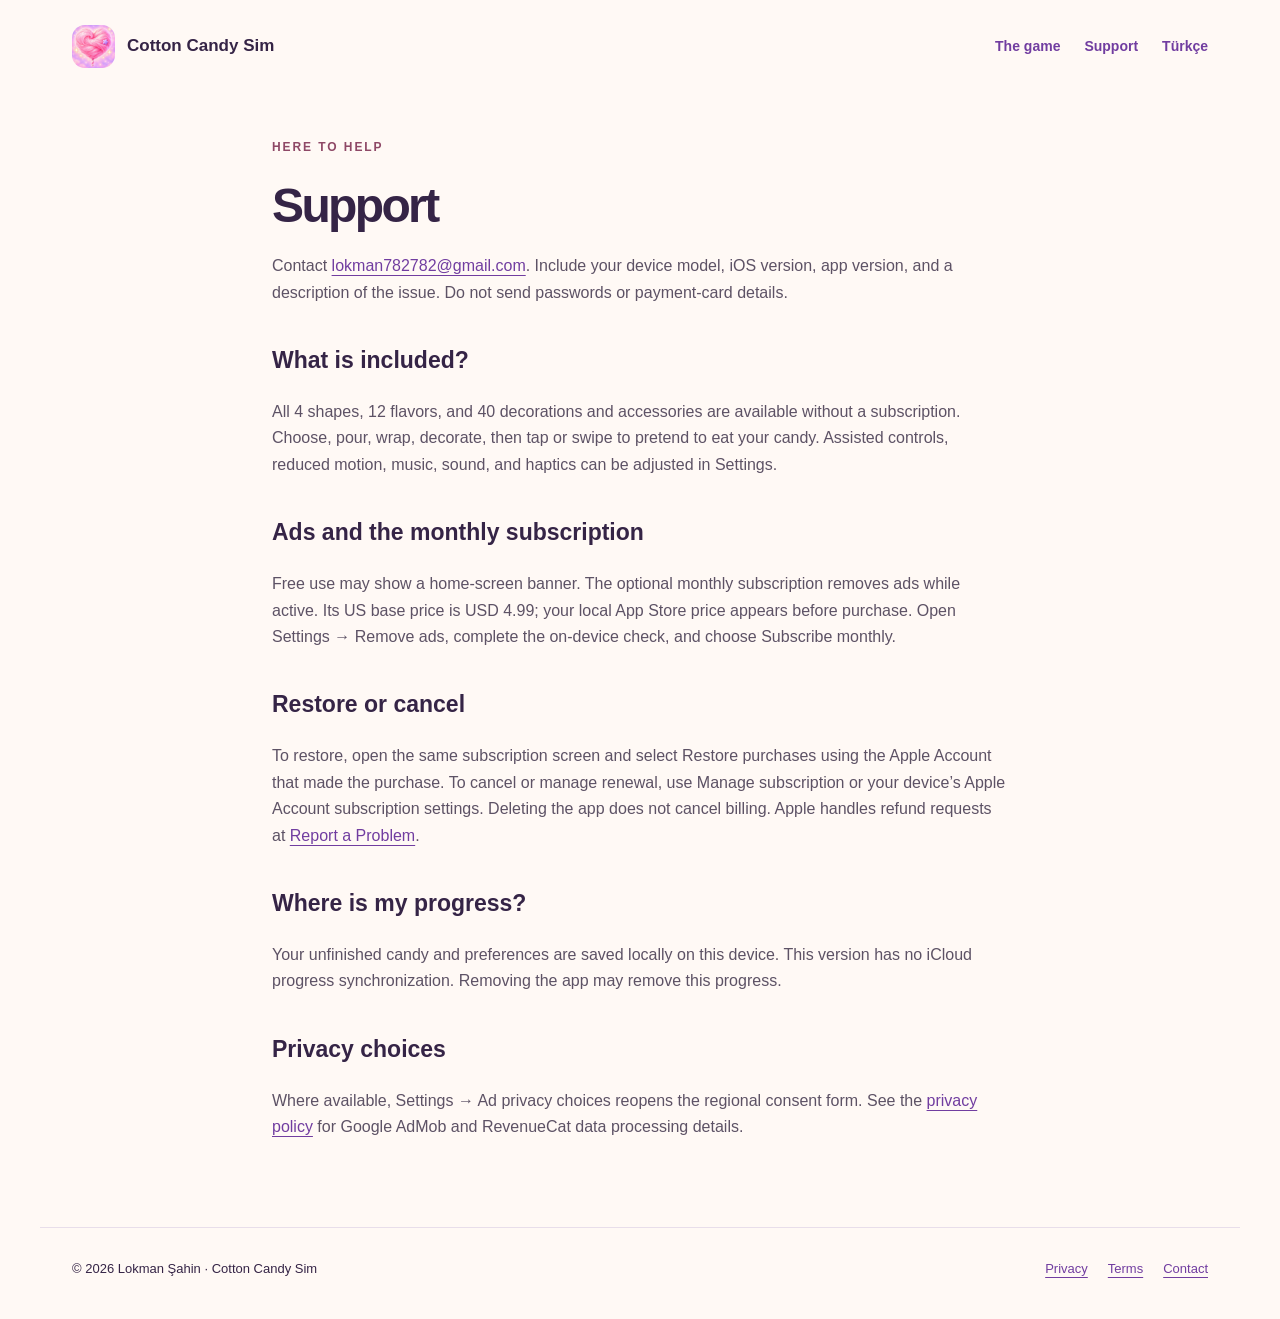
<file: support.html>
<!doctype html><html lang="en"><head><meta charset="utf-8"><meta name="viewport" content="width=device-width,initial-scale=1"><title>Support · Cotton Candy Sim</title><meta name="description" content="Cotton Candy Sim: game information, monthly ad-free subscription, privacy and support."><meta name="theme-color" content="#fff9f5"><meta property="og:title" content="Support · Cotton Candy Sim"><meta property="og:image" content="https://sahinlokman.github.io/cotton-candy-sim-site/assets/icon.png"><link rel="icon" href="assets/icon.png"><link rel="stylesheet" href="style.css"><link rel="alternate" hreflang="tr" href="support-tr.html"><script defer src="https://stats.roomivo.online/script.js" data-website-id="65c51d96-9e81-4f76-bd74-75d3ae0fa563" data-domains="sahinlokman.github.io" data-exclude-search="true" data-exclude-hash="true" data-do-not-track="true"></script>
</head><body><header><a class="brand" href="index.html"><img src="assets/icon.png" alt="" width="43" height="43">Cotton Candy Sim</a><nav aria-label="Main navigation"><a href="index.html#play">The game</a><a href="support.html">Support</a><a href="support-tr.html">Türkçe</a></nav></header><main class="legal">
<span class="eyebrow">Here to help</span><h1>Support</h1><p>Contact <a class="email" href="mailto:lokman782782@gmail.com">lokman782782@gmail.com</a>. Include your device model, iOS version, app version, and a description of the issue. Do not send passwords or payment-card details.</p><h2>What is included?</h2><p>All 4 shapes, 12 flavors, and 40 decorations and accessories are available without a subscription. Choose, pour, wrap, decorate, then tap or swipe to pretend to eat your candy. Assisted controls, reduced motion, music, sound, and haptics can be adjusted in Settings.</p><h2>Ads and the monthly subscription</h2><p>Free use may show a home-screen banner. The optional monthly subscription removes ads while active. Its US base price is USD 4.99; your local App Store price appears before purchase. Open Settings → Remove ads, complete the on-device check, and choose Subscribe monthly.</p><h2>Restore or cancel</h2><p>To restore, open the same subscription screen and select Restore purchases using the Apple Account that made the purchase. To cancel or manage renewal, use Manage subscription or your device’s Apple Account subscription settings. Deleting the app does not cancel billing. Apple handles refund requests at <a href="https://reportaproblem.apple.com/">Report a Problem</a>.</p><h2>Where is my progress?</h2><p>Your unfinished candy and preferences are saved locally on this device. This version has no iCloud progress synchronization. Removing the app may remove this progress.</p><h2>Privacy choices</h2><p>Where available, Settings → Ad privacy choices reopens the regional consent form. See the <a href="privacy.html">privacy policy</a> for Google AdMob and RevenueCat data processing details.</p>
</main><footer><span>© 2026 Lokman Şahin · Cotton Candy Sim</span><div><a href="privacy.html">Privacy</a><a href="terms.html">Terms</a><a href="support.html">Contact</a></div></footer></body></html>
</file>
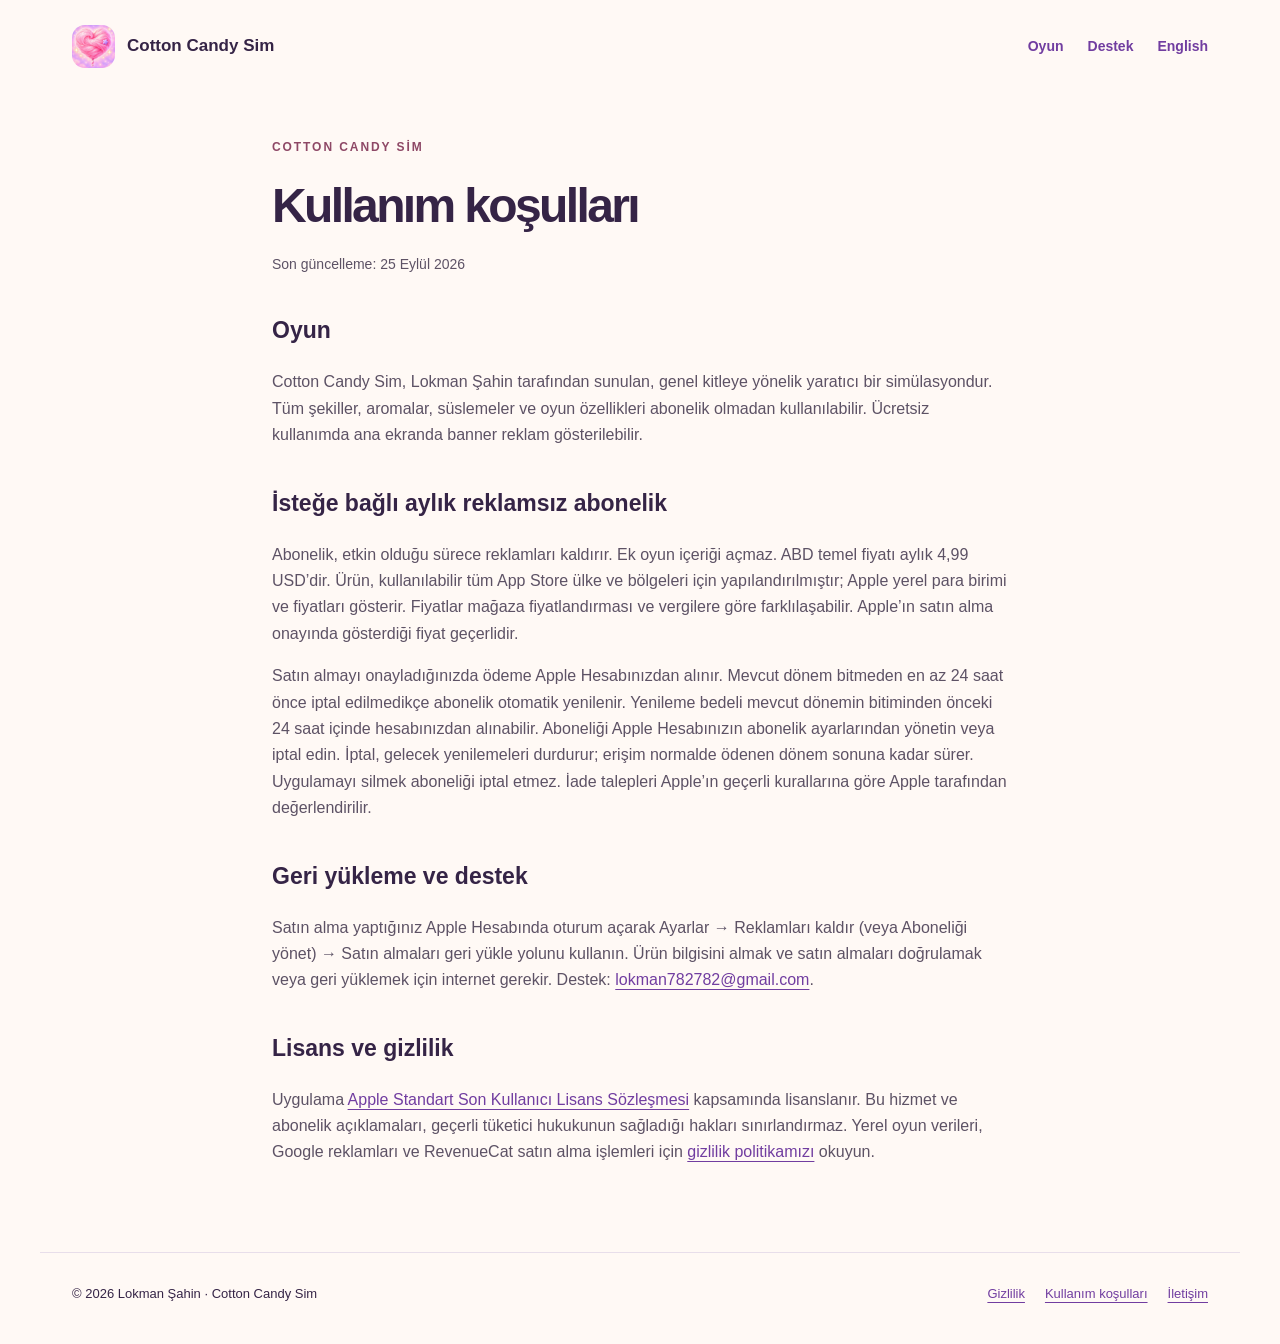
<file: terms-tr.html>
<!doctype html><html lang="tr"><head><meta charset="utf-8"><meta name="viewport" content="width=device-width,initial-scale=1"><title>Kullanım koşulları · Cotton Candy Sim</title><meta name="description" content="Pamuk şeker yap, süsle ve tadını çıkar. Cotton Candy Sim oyun, aylık reklamsız abonelik, destek ve gizlilik bilgileri."><meta name="theme-color" content="#fff9f5"><meta property="og:title" content="Kullanım koşulları · Cotton Candy Sim"><meta property="og:image" content="https://sahinlokman.github.io/cotton-candy-sim-site/assets/icon.png"><link rel="icon" href="assets/icon.png"><link rel="stylesheet" href="style.css"><link rel="alternate" hreflang="en" href="terms.html"><script defer src="https://stats.roomivo.online/script.js" data-website-id="65c51d96-9e81-4f76-bd74-75d3ae0fa563" data-domains="sahinlokman.github.io" data-exclude-search="true" data-exclude-hash="true" data-do-not-track="true"></script>
</head><body><header><a class="brand" href="index-tr.html"><img src="assets/icon.png" alt="" width="43" height="43">Cotton Candy Sim</a><nav aria-label="Ana menü"><a href="index-tr.html#play">Oyun</a><a href="support-tr.html">Destek</a><a href="terms.html">English</a></nav></header><main class="legal">
<span class="eyebrow">Cotton Candy Sim</span><h1>Kullanım koşulları</h1><p class="date">Son güncelleme: 25 Eylül 2026</p><h2>Oyun</h2><p>Cotton Candy Sim, Lokman Şahin tarafından sunulan, genel kitleye yönelik yaratıcı bir simülasyondur. Tüm şekiller, aromalar, süslemeler ve oyun özellikleri abonelik olmadan kullanılabilir. Ücretsiz kullanımda ana ekranda banner reklam gösterilebilir.</p><h2>İsteğe bağlı aylık reklamsız abonelik</h2><p>Abonelik, etkin olduğu sürece reklamları kaldırır. Ek oyun içeriği açmaz. ABD temel fiyatı aylık 4,99 USD’dir. Ürün, kullanılabilir tüm App Store ülke ve bölgeleri için yapılandırılmıştır; Apple yerel para birimi ve fiyatları gösterir. Fiyatlar mağaza fiyatlandırması ve vergilere göre farklılaşabilir. Apple’ın satın alma onayında gösterdiği fiyat geçerlidir.</p><p>Satın almayı onayladığınızda ödeme Apple Hesabınızdan alınır. Mevcut dönem bitmeden en az 24 saat önce iptal edilmedikçe abonelik otomatik yenilenir. Yenileme bedeli mevcut dönemin bitiminden önceki 24 saat içinde hesabınızdan alınabilir. Aboneliği Apple Hesabınızın abonelik ayarlarından yönetin veya iptal edin. İptal, gelecek yenilemeleri durdurur; erişim normalde ödenen dönem sonuna kadar sürer. Uygulamayı silmek aboneliği iptal etmez. İade talepleri Apple’ın geçerli kurallarına göre Apple tarafından değerlendirilir.</p><h2>Geri yükleme ve destek</h2><p>Satın alma yaptığınız Apple Hesabında oturum açarak Ayarlar → Reklamları kaldır (veya Aboneliği yönet) → Satın almaları geri yükle yolunu kullanın. Ürün bilgisini almak ve satın almaları doğrulamak veya geri yüklemek için internet gerekir. Destek: <a class="email" href="mailto:lokman782782@gmail.com">lokman782782@gmail.com</a>.</p><h2>Lisans ve gizlilik</h2><p>Uygulama <a href="https://www.apple.com/legal/internet-services/itunes/dev/stdeula/">Apple Standart Son Kullanıcı Lisans Sözleşmesi</a> kapsamında lisanslanır. Bu hizmet ve abonelik açıklamaları, geçerli tüketici hukukunun sağladığı hakları sınırlandırmaz. Yerel oyun verileri, Google reklamları ve RevenueCat satın alma işlemleri için <a href="privacy-tr.html">gizlilik politikamızı</a> okuyun.</p>
</main><footer><span>© 2026 Lokman Şahin · Cotton Candy Sim</span><div><a href="privacy-tr.html">Gizlilik</a><a href="terms-tr.html">Kullanım koşulları</a><a href="support-tr.html">İletişim</a></div></footer></body></html>
</file>
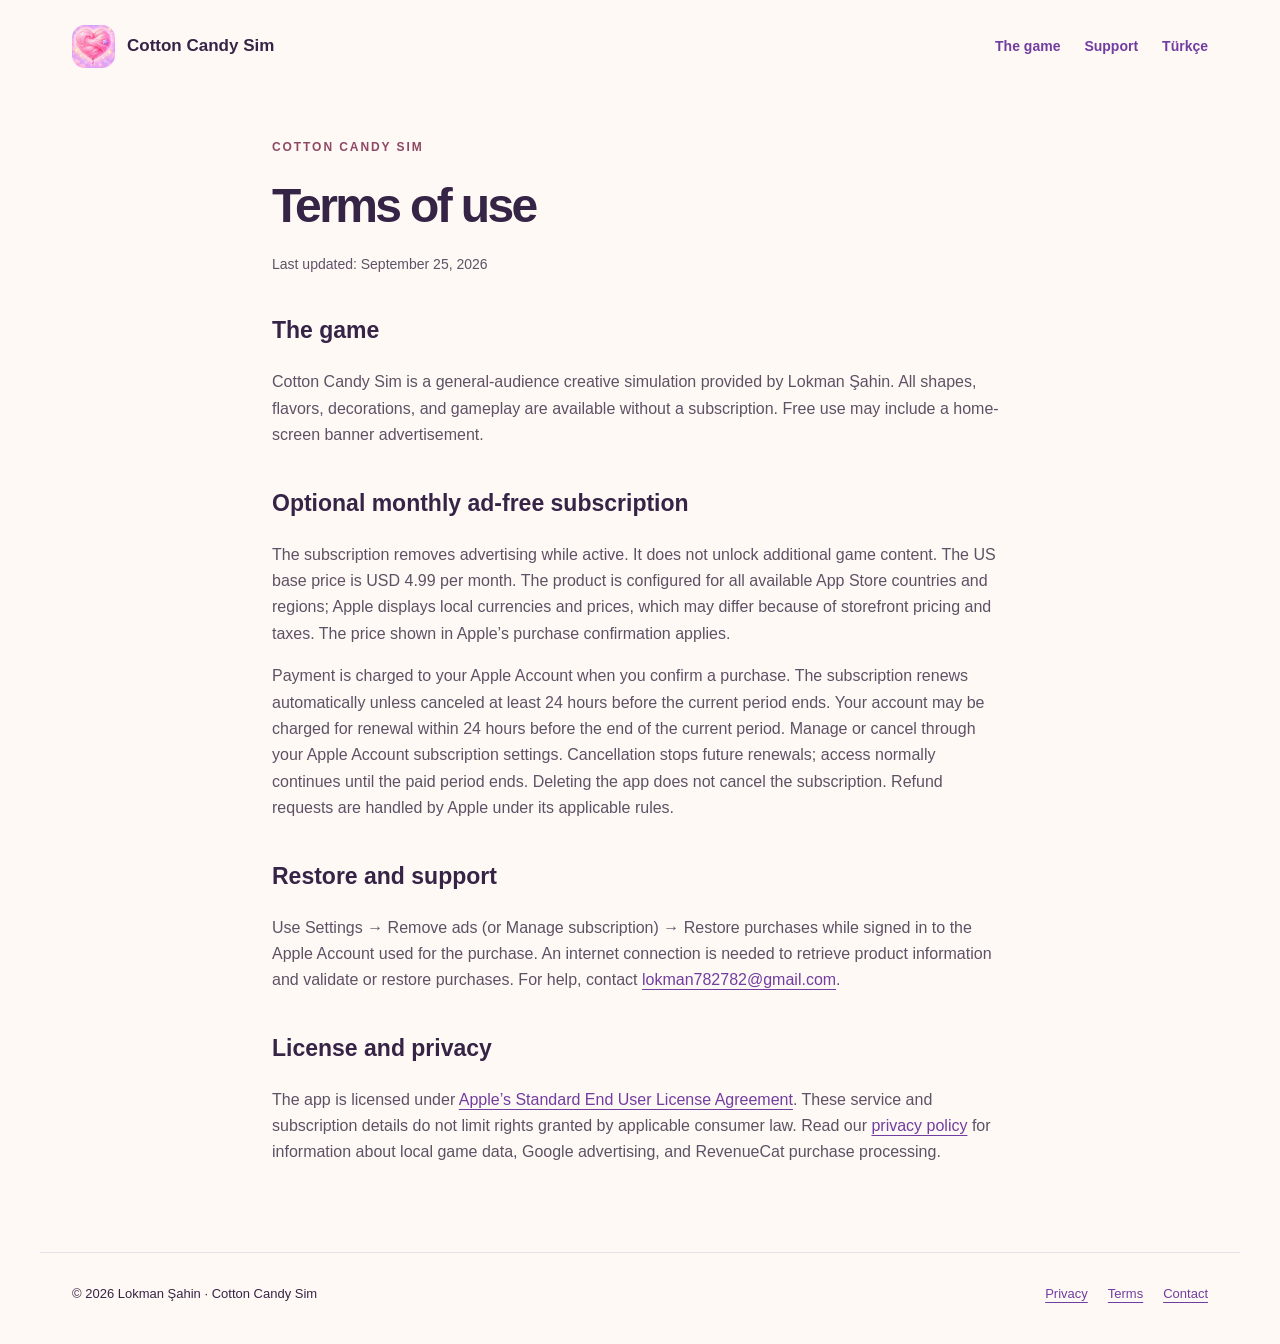
<file: terms.html>
<!doctype html><html lang="en"><head><meta charset="utf-8"><meta name="viewport" content="width=device-width,initial-scale=1"><title>Terms of use · Cotton Candy Sim</title><meta name="description" content="Cotton Candy Sim: game information, monthly ad-free subscription, privacy and support."><meta name="theme-color" content="#fff9f5"><meta property="og:title" content="Terms of use · Cotton Candy Sim"><meta property="og:image" content="https://sahinlokman.github.io/cotton-candy-sim-site/assets/icon.png"><link rel="icon" href="assets/icon.png"><link rel="stylesheet" href="style.css"><link rel="alternate" hreflang="tr" href="terms-tr.html"><script defer src="https://stats.roomivo.online/script.js" data-website-id="65c51d96-9e81-4f76-bd74-75d3ae0fa563" data-domains="sahinlokman.github.io" data-exclude-search="true" data-exclude-hash="true" data-do-not-track="true"></script>
</head><body><header><a class="brand" href="index.html"><img src="assets/icon.png" alt="" width="43" height="43">Cotton Candy Sim</a><nav aria-label="Main navigation"><a href="index.html#play">The game</a><a href="support.html">Support</a><a href="terms-tr.html">Türkçe</a></nav></header><main class="legal">
<span class="eyebrow">Cotton Candy Sim</span><h1>Terms of use</h1><p class="date">Last updated: September 25, 2026</p><h2>The game</h2><p>Cotton Candy Sim is a general-audience creative simulation provided by Lokman Şahin. All shapes, flavors, decorations, and gameplay are available without a subscription. Free use may include a home-screen banner advertisement.</p><h2>Optional monthly ad-free subscription</h2><p>The subscription removes advertising while active. It does not unlock additional game content. The US base price is USD 4.99 per month. The product is configured for all available App Store countries and regions; Apple displays local currencies and prices, which may differ because of storefront pricing and taxes. The price shown in Apple’s purchase confirmation applies.</p><p>Payment is charged to your Apple Account when you confirm a purchase. The subscription renews automatically unless canceled at least 24 hours before the current period ends. Your account may be charged for renewal within 24 hours before the end of the current period. Manage or cancel through your Apple Account subscription settings. Cancellation stops future renewals; access normally continues until the paid period ends. Deleting the app does not cancel the subscription. Refund requests are handled by Apple under its applicable rules.</p><h2>Restore and support</h2><p>Use Settings → Remove ads (or Manage subscription) → Restore purchases while signed in to the Apple Account used for the purchase. An internet connection is needed to retrieve product information and validate or restore purchases. For help, contact <a class="email" href="mailto:lokman782782@gmail.com">lokman782782@gmail.com</a>.</p><h2>License and privacy</h2><p>The app is licensed under <a href="https://www.apple.com/legal/internet-services/itunes/dev/stdeula/">Apple’s Standard End User License Agreement</a>. These service and subscription details do not limit rights granted by applicable consumer law. Read our <a href="privacy.html">privacy policy</a> for information about local game data, Google advertising, and RevenueCat purchase processing.</p>
</main><footer><span>© 2026 Lokman Şahin · Cotton Candy Sim</span><div><a href="privacy.html">Privacy</a><a href="terms.html">Terms</a><a href="support.html">Contact</a></div></footer></body></html>
</file>
<file: style.css>
*{box-sizing:border-box}html{scroll-behavior:smooth}body{margin:0;color:#352446;background:#fff9f5;font-family:ui-rounded,"SF Pro Rounded",-apple-system,BlinkMacSystemFont,"Segoe UI",sans-serif;line-height:1.65}a{color:#713da0;text-underline-offset:4px}a:focus-visible,button:focus-visible{outline:3px solid #713da0;outline-offset:5px}header{max-width:1200px;margin:auto;padding:25px 32px;display:flex;align-items:center;justify-content:space-between;gap:24px}.brand{display:flex;align-items:center;gap:12px;font-size:17px;font-weight:800;text-decoration:none;color:inherit}.brand img{width:43px;height:43px;border-radius:13px}nav{display:flex;gap:24px;flex-wrap:wrap;font-size:14px;font-weight:600}nav a{text-decoration:none}main{max-width:1200px;margin:auto;padding:20px 32px 70px}.hero{display:grid;grid-template-columns:1.15fr 1fr;gap:70px;align-items:center;padding:48px 0 76px}.eyebrow{text-transform:uppercase;letter-spacing:.16em;color:#8e4866;font-size:12px;font-weight:800}h1{font-size:clamp(44px,6.5vw,82px);line-height:1.04;letter-spacing:-.055em;margin:22px 0;font-weight:850}h1 em{font-style:normal;color:#a93670}p.lead{max-width:480px;font-size:18px;color:#706179}.button{display:inline-block;background:#773d9d;color:white;border-radius:100px;padding:13px 24px;text-decoration:none;font-weight:700;margin-top:20px;box-shadow:0 6px 0 #e8d4ee}.tag{display:inline-block;font-size:12px;background:#efe3f4;padding:6px 14px;border-radius:20px;color:#634676;margin-top:22px}.scene{position:relative;background:radial-gradient(ellipse at 35% 20%,#ffddd8,#f3d9f4 55%,#dae9ff);border-radius:48% 48% 34% 34%;min-height:560px;display:flex;align-items:center;justify-content:center}.phone{width:238px;max-width:65%;border:7px solid #fff;border-radius:36px;box-shadow:0 28px 60px #79556d38;transform:rotate(7deg);overflow:hidden;line-height:0}.phone img{width:100%;height:auto}.sticker{position:absolute;background:#fffdf9;border:1px solid #f0e1ef;box-shadow:0 12px 30px #76576a14;padding:12px 20px;border-radius:18px;font-weight:700;font-size:14px;left:-20px;bottom:70px;transform:rotate(-7deg)}.spark{position:absolute;top:65px;right:42px;font-size:48px;color:#b87741}.features{display:grid;grid-template-columns:repeat(3,1fr);gap:22px;margin:35px 0 80px}.card{background:white;border:1px solid #eadfed;border-radius:24px;padding:28px}.card small{color:#9d5384;font-weight:800;letter-spacing:.08em}.card h2{font-size:22px;line-height:1.3;margin:12px 0}.card p{font-size:15px;color:#706179}.section-heading{font-size:clamp(30px,4vw,46px);letter-spacing:-.035em;line-height:1.15}.gallery{display:grid;grid-template-columns:repeat(3,1fr);gap:28px;background:#f4eafa;border-radius:32px;padding:32px;margin-top:28px}.gallery figure{margin:0;text-align:center}.gallery img{width:100%;border-radius:20px;display:block;box-shadow:0 8px 20px #69527718}.gallery figcaption{font-size:14px;padding-top:14px;font-weight:650}.parents{display:grid;grid-template-columns:1fr 1fr;gap:40px;margin-top:70px;padding:40px;border:1px solid #e1d9ed;background:#f0f4ed;border-radius:28px}.parents h2{margin:0;font-size:30px;line-height:1.2}.parents p{margin-top:0}.parents ul{padding-left:20px}.legal{max-width:800px;padding-top:40px}.legal h1{font-size:48px}.legal h2{font-size:23px;margin-top:36px}.legal h3{font-size:19px}.legal p,.legal li{color:#5d5265}.date{color:#786e80;font-size:14px}footer{max-width:1200px;margin:auto;border-top:1px solid #e8deea;padding:30px 32px 40px;display:flex;justify-content:space-between;gap:24px;font-size:13px}footer div{display:flex;flex-wrap:wrap;gap:20px}.notice{padding:18px 22px;border-radius:18px;background:#f1e6f6}.email{overflow-wrap:anywhere}details{border-bottom:1px solid #e8deea;padding:18px 0}summary{font-weight:700;cursor:pointer}@media(max-width:760px){header{padding:20px;flex-wrap:wrap;gap:16px}nav{gap:18px;font-size:13px}main{padding:12px 22px 45px}.hero{grid-template-columns:1fr;gap:38px;padding:24px 0 45px}h1{font-size:55px}.scene{min-height:500px;margin:0 14px}.sticker{left:-12px}.features{grid-template-columns:1fr;gap:12px;margin-bottom:45px}.card{padding:22px}.gallery{gap:14px;padding:18px;overflow-x:auto;grid-template-columns:repeat(3,minmax(185px,1fr))}.parents{grid-template-columns:1fr;padding:26px;gap:22px;margin-top:42px}footer{padding:25px 22px;flex-direction:column}.legal h1{font-size:38px}.brand{font-size:15px}}@media(prefers-reduced-motion:reduce){html{scroll-behavior:auto}}
</file>
